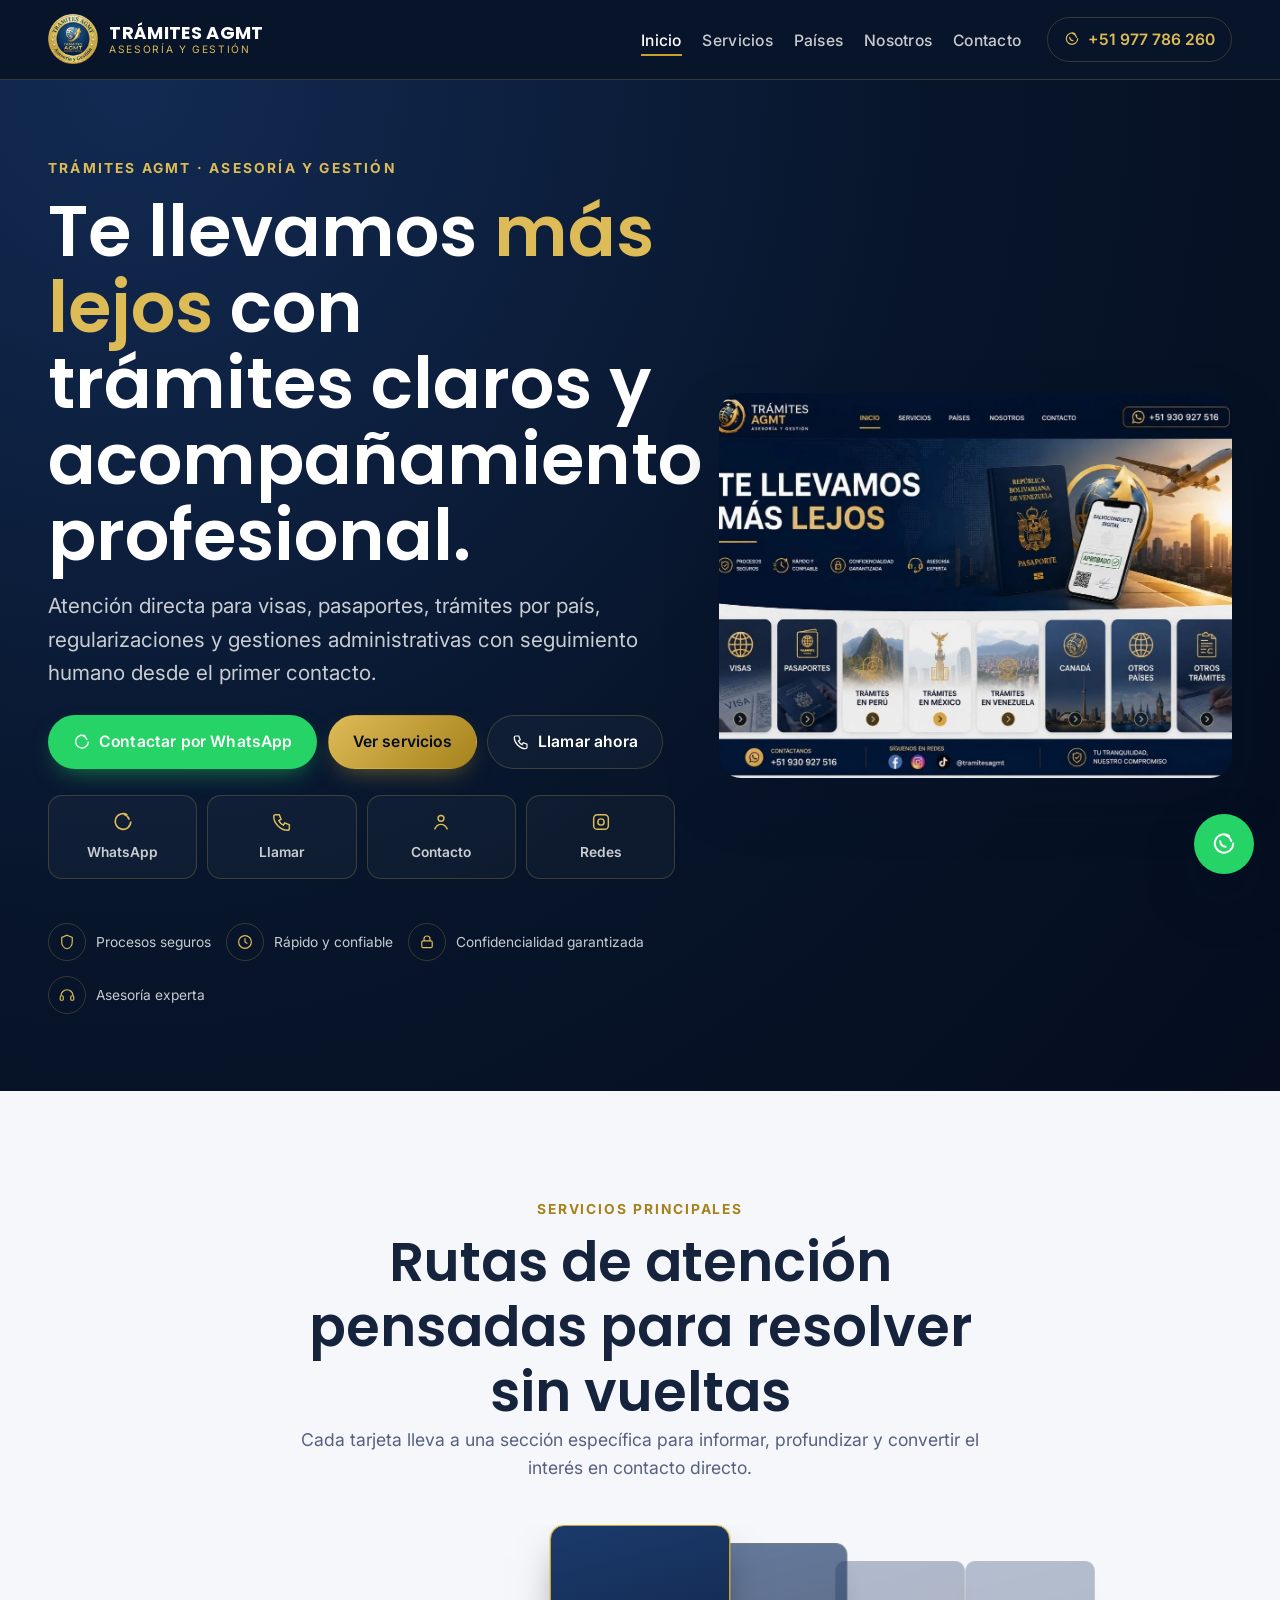
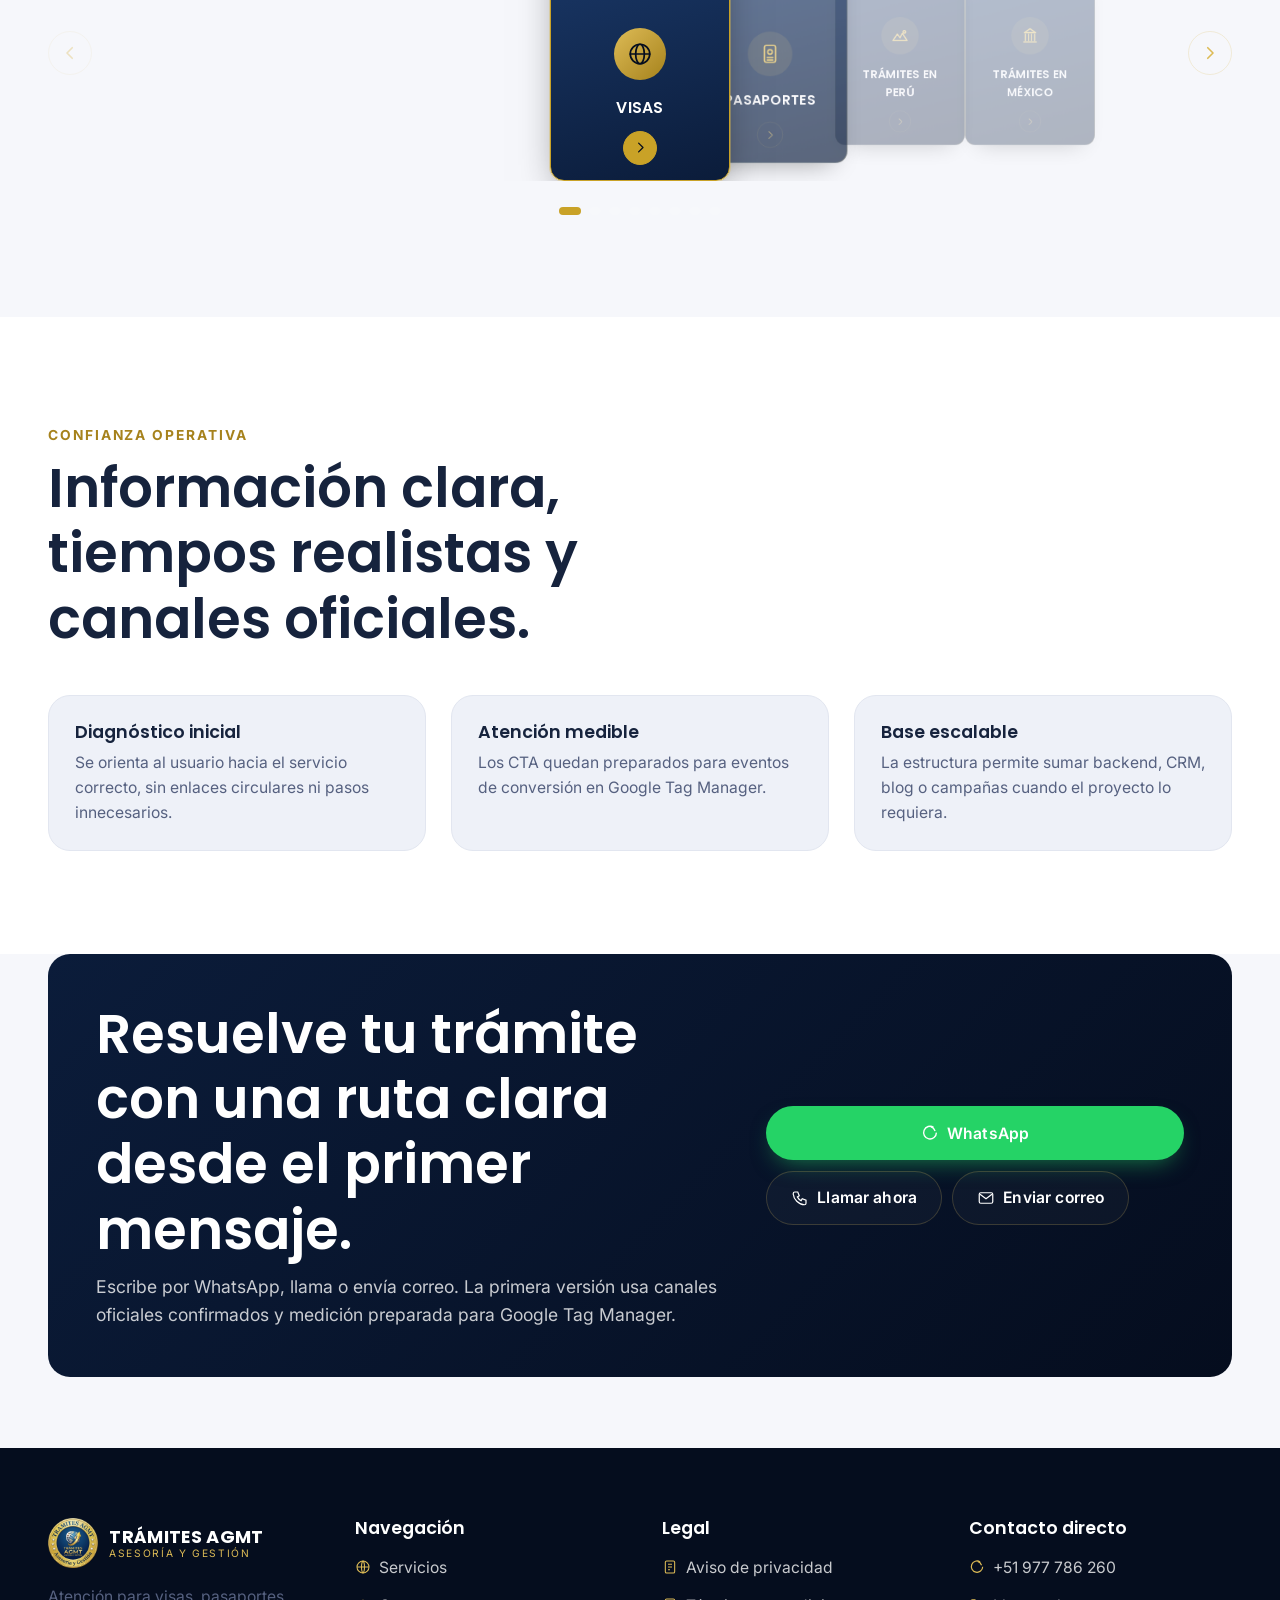
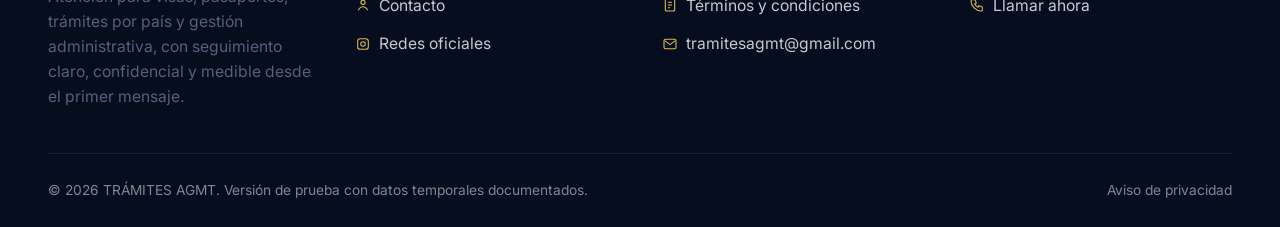
<file: index.html>
<!doctype html>
<html lang="es">
<head>
<meta charset="UTF-8">
<meta name="viewport" content="width=device-width, initial-scale=1">
<title>TRÁMITES AGMT | Asesoría y gestión de visas, pasaportes y trámites internacionales</title>
<meta name="description" content="Atención directa para visas, pasaportes, trámites por país, regularizaciones y gestiones administrativas con seguimiento humano desde el primer contacto.">
<link rel="canonical" href="https://dominio.com/">
<meta name="robots" content="index, follow">

<!-- Open Graph -->
<meta property="og:title" content="TRÁMITES AGMT | Asesoría y gestión profesional">
<meta property="og:description" content="Servicios profesionales de trámites, asesoría y gestión para clientes nacionales e internacionales.">
<meta property="og:type" content="website">
<meta property="og:url" content="https://dominio.com/">
<meta property="og:image" content="https://dominio.com/assets/img/og/home-og.jpg">
<meta property="og:image:alt" content="TRÁMITES AGMT - Servicios profesionales de trámites y gestión">
<meta property="og:locale" content="es_MX">
<meta name="twitter:card" content="summary_large_image">

<!-- PWA / iconos -->
<link rel="icon" href="assets/icons/favicon.ico" sizes="any">
<link rel="icon" href="assets/icons/favicon.svg" type="image/svg+xml">
<link rel="apple-touch-icon" href="assets/icons/apple-touch-icon.png">
<link rel="mask-icon" href="assets/icons/mask-icon.svg" color="#c9a227">
<meta name="msapplication-config" content="browserconfig.xml">
<meta name="msapplication-TileColor" content="#071429">
<link rel="manifest" href="manifest.webmanifest">
<meta name="theme-color" content="#071429">
<meta name="apple-mobile-web-app-capable" content="yes">
<meta name="apple-mobile-web-app-title" content="TRÁMITES AGMT">
<meta name="apple-mobile-web-app-status-bar-style" content="black-translucent">

<!-- Rendimiento -->
<link rel="preconnect" href="https://fonts.googleapis.com">
<link rel="preconnect" href="https://fonts.gstatic.com" crossorigin>
<link rel="dns-prefetch" href="https://www.googletagmanager.com">
<link rel="preload" as="image" href="assets/img/hero/img1_cliente_quiere.webp" fetchpriority="high">
<link rel="stylesheet" href="https://fonts.googleapis.com/css2?family=Poppins:wght@500;600;700&family=Inter:wght@400;500;600&display=swap">

<link rel="stylesheet" href="assets/css/base.css">
<link rel="stylesheet" href="assets/css/layout.css">
<link rel="stylesheet" href="assets/css/components.css">
<link rel="stylesheet" href="assets/css/pages.css">
<link rel="stylesheet" href="assets/css/responsive.css">

<!-- Google Tag Manager -->
<script>
(function(w,d,s,l,i){w[l]=w[l]||[];w[l].push({'gtm.start':
new Date().getTime(),event:'gtm.js'});var f=d.getElementsByTagName(s)[0],
j=d.createElement(s),dl=l!='dataLayer'?'&l='+l:'';j.async=true;j.src=
'https://www.googletagmanager.com/gtm.js?id=GTM-XXXXXXX'+dl;f.parentNode.insertBefore(j,f);
})(window,document,'script','dataLayer','GTM-XXXXXXX');
</script>
<!-- End Google Tag Manager -->

<script type="application/ld+json">
{
  "@context": "https://schema.org",
  "@type": "Organization",
  "name": "TRÁMITES AGMT",
  "url": "https://dominio.com",
  "logo": "https://dominio.com/assets/img/brand/logo-tramitesagmt.png",
  "email": "tramitesagmt@gmail.com",
  "contactPoint": {
    "@type": "ContactPoint",
    "telephone": "+51-977-786-260",
    "contactType": "customer service",
    "areaServed": ["PE", "MX", "VE", "US", "CA"],
    "availableLanguage": ["Spanish"]
  },
  "sameAs": [
    "https://www.facebook.com/tramitesagmt",
    "https://www.instagram.com/tramitesagmt/",
    "https://x.com/tramitesagmt",
    "https://www.tiktok.com/@tramitesagmtl",
    "https://www.youtube.com/@tramitesagmt"
  ]
}
</script>
<script type="application/ld+json">
{
  "@context": "https://schema.org",
  "@type": "WebSite",
  "name": "TRÁMITES AGMT",
  "url": "https://dominio.com/"
}
</script>
</head>
<body>
<!-- Google Tag Manager (noscript) -->
<noscript><iframe src="https://www.googletagmanager.com/ns.html?id=GTM-XXXXXXX"
height="0" width="0" style="display:none;visibility:hidden"></iframe></noscript>
<!-- End Google Tag Manager (noscript) -->

<a class="skip-link" href="#main">Saltar al contenido</a>

<header class="site-header" data-include="header"></header>

<main id="main">

  <section class="hero">
    <div class="container hero__inner">
      <div>
        <p class="hero__eyebrow">Trámites AGMT · Asesoría y gestión</p>
        <h1>Te llevamos <mark>más lejos</mark> con trámites claros y acompañamiento profesional.</h1>
        <p class="hero__lead">Atención directa para visas, pasaportes, trámites por país, regularizaciones y gestiones administrativas con seguimiento humano desde el primer contacto.</p>

        <div class="btn-row">
          <a class="btn btn--whatsapp" href="https://wa.me/51977786260?text=Hola%20TR%C3%81MITES%20AGMT%2C%20quiero%20informaci%C3%B3n%20sobre%20sus%20servicios." target="_blank" rel="noopener noreferrer" data-ga-event="click_main_cta" data-ga-label="hero-whatsapp">
            <svg viewBox="0 0 24 24" fill="none" stroke="currentColor" stroke-width="1.8" aria-hidden="true"><path d="M20.5 11.5a8.5 8.5 0 1 1-3.8-7.1"/><path d="M13 3.6c2.7.9 4.9 3.1 5.8 5.8"/></svg>
            Contactar por WhatsApp
          </a>
          <a class="btn btn--gold" href="servicios.html" data-ga-event="click_main_cta" data-ga-label="hero-servicios">Ver servicios</a>
          <a class="btn btn--outline" href="tel:+51977786260" data-ga-event="click_call" data-ga-label="hero">
            <svg viewBox="0 0 24 24" fill="none" stroke="currentColor" stroke-width="1.6" aria-hidden="true"><path d="M5 4h4l2 5-2.5 1.5a11 11 0 0 0 5 5L15 13l5 2v4a2 2 0 0 1-2 2C10.5 21 3 13.5 3 6a2 2 0 0 1 2-2Z"/></svg>
            Llamar ahora
          </a>
        </div>

        <div class="quick-actions">
          <a class="quick-action" href="https://wa.me/51977786260" target="_blank" rel="noopener noreferrer" data-ga-event="click_whatsapp" data-ga-label="quick-action">
            <svg viewBox="0 0 24 24" fill="none" stroke="currentColor" stroke-width="1.8" aria-hidden="true"><path d="M20.5 11.5a8.5 8.5 0 1 1-3.8-7.1"/><path d="M13 3.6c2.7.9 4.9 3.1 5.8 5.8"/></svg>
            WhatsApp
          </a>
          <a class="quick-action" href="tel:+51977786260" data-ga-event="click_call" data-ga-label="quick-action">
            <svg viewBox="0 0 24 24" fill="none" stroke="currentColor" stroke-width="1.6" aria-hidden="true"><path d="M5 4h4l2 5-2.5 1.5a11 11 0 0 0 5 5L15 13l5 2v4a2 2 0 0 1-2 2C10.5 21 3 13.5 3 6a2 2 0 0 1 2-2Z"/></svg>
            Llamar
          </a>
          <a class="quick-action" href="contacto.html">
            <svg viewBox="0 0 24 24" fill="none" stroke="currentColor" stroke-width="1.6" aria-hidden="true"><circle cx="12" cy="8" r="3.2"/><path d="M5 20c1.6-3.6 4.6-5.4 7-5.4S17.4 16.4 19 20"/></svg>
            Contacto
          </a>
          <a class="quick-action" href="redes.html">
            <svg viewBox="0 0 24 24" fill="none" stroke="currentColor" stroke-width="1.6" aria-hidden="true"><rect x="4" y="4" width="16" height="16" rx="4"/><circle cx="12" cy="12" r="3.4"/></svg>
            Redes
          </a>
        </div>

        <div class="hero__badges">
          <div class="hero-badge"><span class="hero-badge__icon"><svg viewBox="0 0 24 24" fill="none" stroke="currentColor" stroke-width="1.6" aria-hidden="true"><path d="M12 3l7 3v6c0 4.6-3 8.4-7 9-4-.6-7-4.4-7-9V6z"/></svg></span>Procesos seguros</div>
          <div class="hero-badge"><span class="hero-badge__icon"><svg viewBox="0 0 24 24" fill="none" stroke="currentColor" stroke-width="1.6" aria-hidden="true"><circle cx="12" cy="12" r="8.5"/><path d="M12 7v5l3.2 2"/></svg></span>Rápido y confiable</div>
          <div class="hero-badge"><span class="hero-badge__icon"><svg viewBox="0 0 24 24" fill="none" stroke="currentColor" stroke-width="1.6" aria-hidden="true"><rect x="5" y="10.5" width="14" height="9" rx="2"/><path d="M8 10.5V8a4 4 0 0 1 8 0v2.5"/></svg></span>Confidencialidad garantizada</div>
          <div class="hero-badge"><span class="hero-badge__icon"><svg viewBox="0 0 24 24" fill="none" stroke="currentColor" stroke-width="1.6" aria-hidden="true"><path d="M4 13a8 8 0 0 1 16 0"/><rect x="3" y="13" width="4" height="6" rx="1.5"/><rect x="17" y="13" width="4" height="6" rx="1.5"/></svg></span>Asesoría experta</div>
        </div>
      </div>

      <div class="hero__media">
        <img
          src="assets/img/hero/img1_cliente_quiere.webp"
          srcset="assets/img/hero/img1_cliente_quiere-768.webp 768w, assets/img/hero/img1_cliente_quiere.webp 1280w"
          sizes="(max-width: 860px) 90vw, 45vw"
          width="1280" height="853"
          alt="Pasaporte y trámite digital aprobado en teléfono móvil, representando el servicio de gestión de TRÁMITES AGMT"
          fetchpriority="high"
        >
      </div>
    </div>
  </section>

  <section class="section section--services" id="servicios" data-ga-section="servicios-home">
    <div class="container">
      <div class="section-head section-head--center">
        <p class="eyebrow">Servicios principales</p>
        <h2>Rutas de atención pensadas para resolver sin vueltas</h2>
        <p class="text-muted">Cada tarjeta lleva a una sección específica para informar, profundizar y convertir el interés en contacto directo.</p>
      </div>

      <div class="service-carousel" data-service-carousel role="region" aria-roledescription="carrusel" aria-label="Servicios principales">
        <svg class="service-carousel__sprite" aria-hidden="true" focusable="false">
          <symbol id="icon-arrow" viewBox="0 0 24 24"><path fill="none" stroke="currentColor" stroke-width="2" stroke-linecap="round" stroke-linejoin="round" d="M9 5l7 7-7 7"/></symbol>
          <symbol id="icon-chevron" viewBox="0 0 24 24"><path fill="none" stroke="currentColor" stroke-width="2.2" stroke-linecap="round" stroke-linejoin="round" d="M15 5l-7 7 7 7"/></symbol>
        </svg>

        <button type="button" class="service-nav service-nav--prev" data-service-prev aria-label="Servicio anterior">
          <svg aria-hidden="true"><use href="#icon-chevron"/></svg>
        </button>

        <div class="service-carousel__viewport" data-service-viewport tabindex="0" aria-label="Desliza o usa las flechas para navegar entre servicios">
          <ul class="service-carousel__track" data-service-track role="list">

            <li class="service-card" data-service-card role="listitem">
              <a class="service-card__link" href="servicios.html#visas" data-ga-event="click_service_card" data-ga-label="visas">
                <span class="service-card__icon"><svg viewBox="0 0 24 24" fill="none" stroke="currentColor" stroke-width="1.6" stroke-linecap="round" stroke-linejoin="round" aria-hidden="true"><circle cx="12" cy="12" r="9"/><ellipse cx="12" cy="12" rx="4" ry="9"/><path d="M3 12h18"/></svg></span>
                <span class="service-card__title">Visas</span>
                <span class="service-card__cta" aria-hidden="true"><svg><use href="#icon-arrow"/></svg></span>
              </a>
            </li>

            <li class="service-card" data-service-card role="listitem">
              <a class="service-card__link" href="servicios.html#pasaportes" data-ga-event="click_service_card" data-ga-label="pasaportes">
                <span class="service-card__icon"><svg viewBox="0 0 24 24" fill="none" stroke="currentColor" stroke-width="1.6" stroke-linecap="round" stroke-linejoin="round" aria-hidden="true"><rect x="6" y="3" width="12" height="18" rx="2"/><circle cx="12" cy="10" r="2.4"/><path d="M9 16h6"/><path d="M9 18.5h6"/></svg></span>
                <span class="service-card__title">Pasaportes</span>
                <span class="service-card__cta" aria-hidden="true"><svg><use href="#icon-arrow"/></svg></span>
              </a>
            </li>

            <li class="service-card" data-service-card role="listitem">
              <a class="service-card__link" href="servicios.html#tramites-peru" data-ga-event="click_service_card" data-ga-label="tramites-peru">
                <span class="service-card__icon"><svg viewBox="0 0 24 24" fill="none" stroke="currentColor" stroke-width="1.6" stroke-linecap="round" stroke-linejoin="round" aria-hidden="true"><circle cx="17.5" cy="7" r="1.6"/><path d="M3 18l5.5-8 3.5 4.5L15 9l6 9z"/></svg></span>
                <span class="service-card__title">Trámites en Perú</span>
                <span class="service-card__cta" aria-hidden="true"><svg><use href="#icon-arrow"/></svg></span>
              </a>
            </li>

            <li class="service-card" data-service-card role="listitem">
              <a class="service-card__link" href="servicios.html#tramites-mexico" data-ga-event="click_service_card" data-ga-label="tramites-mexico">
                <span class="service-card__icon"><svg viewBox="0 0 24 24" fill="none" stroke="currentColor" stroke-width="1.6" stroke-linecap="round" stroke-linejoin="round" aria-hidden="true"><path d="M12 3l7 5H5z"/><path d="M6 10v8"/><path d="M10 10v8"/><path d="M14 10v8"/><path d="M18 10v8"/><path d="M4 20h16"/></svg></span>
                <span class="service-card__title">Trámites en México</span>
                <span class="service-card__cta" aria-hidden="true"><svg><use href="#icon-arrow"/></svg></span>
              </a>
            </li>

            <li class="service-card" data-service-card role="listitem">
              <a class="service-card__link" href="servicios.html#tramites-venezuela" data-ga-event="click_service_card" data-ga-label="tramites-venezuela">
                <span class="service-card__icon"><svg viewBox="0 0 24 24" fill="none" stroke="currentColor" stroke-width="1.6" stroke-linecap="round" stroke-linejoin="round" aria-hidden="true"><rect x="4" y="10" width="4" height="10"/><rect x="10" y="6" width="4" height="14"/><rect x="16" y="13" width="4" height="7"/><path d="M3 20h18"/></svg></span>
                <span class="service-card__title">Trámites en Venezuela</span>
                <span class="service-card__cta" aria-hidden="true"><svg><use href="#icon-arrow"/></svg></span>
              </a>
            </li>

            <li class="service-card" data-service-card role="listitem">
              <a class="service-card__link" href="servicios.html#canada" data-ga-event="click_service_card" data-ga-label="canada">
                <span class="service-card__icon"><svg viewBox="0 0 24 24" fill="none" stroke="currentColor" stroke-width="1.6" stroke-linejoin="round" stroke-linecap="round" aria-hidden="true"><path d="M12 4c2 2 5 3.4 5 7 0 2-1.2 3.6-3 4.4l1.6 1.6-2.6-.4V20h-2v-3.4l-2.6.4L10 15.4C8.2 14.6 7 13 7 11c0-3.6 3-5 5-7z"/></svg></span>
                <span class="service-card__title">Canadá</span>
                <span class="service-card__cta" aria-hidden="true"><svg><use href="#icon-arrow"/></svg></span>
              </a>
            </li>

            <li class="service-card" data-service-card role="listitem">
              <a class="service-card__link" href="servicios.html#otros-paises" data-ga-event="click_service_card" data-ga-label="otros-paises">
                <span class="service-card__icon"><svg viewBox="0 0 24 24" fill="none" stroke="currentColor" stroke-width="1.6" stroke-linecap="round" stroke-linejoin="round" aria-hidden="true"><circle cx="10" cy="13" r="7"/><path d="M3 13h14"/><path d="M10 6.3c2.2 1.8 2.2 12 0 13.7"/><path d="M15 5h5v5"/><path d="M20 5l-6 6"/></svg></span>
                <span class="service-card__title">Otros países</span>
                <span class="service-card__cta" aria-hidden="true"><svg><use href="#icon-arrow"/></svg></span>
              </a>
            </li>

            <li class="service-card" data-service-card role="listitem">
              <a class="service-card__link" href="servicios.html#otros-tramites" data-ga-event="click_service_card" data-ga-label="otros-tramites">
                <span class="service-card__icon"><svg viewBox="0 0 24 24" fill="none" stroke="currentColor" stroke-width="1.6" stroke-linecap="round" stroke-linejoin="round" aria-hidden="true"><rect x="5" y="4" width="14" height="17" rx="2"/><rect x="9" y="2.5" width="6" height="3" rx="1"/><path d="M8.5 13l2.3 2.3L16 10.5"/></svg></span>
                <span class="service-card__title">Otros trámites</span>
                <span class="service-card__cta" aria-hidden="true"><svg><use href="#icon-arrow"/></svg></span>
              </a>
            </li>

          </ul>
        </div>

        <button type="button" class="service-nav service-nav--next" data-service-next aria-label="Siguiente servicio">
          <svg aria-hidden="true"><use href="#icon-chevron"/></svg>
        </button>
      </div>

      <div class="service-dots" data-service-dots role="group" aria-label="Ir a un servicio específico"></div>
      <p class="sr-only" data-service-status role="status" aria-live="polite"></p>
    </div>
  </section>

  <section class="section section--trust" data-ga-section="confianza">
    <div class="container">
      <div class="section-head">
        <p class="eyebrow">Confianza operativa</p>
        <h2>Información clara, tiempos realistas y canales oficiales.</h2>
      </div>
      <div class="trust-grid">
        <div class="trust-card">
          <h3>Diagnóstico inicial</h3>
          <p>Se orienta al usuario hacia el servicio correcto, sin enlaces circulares ni pasos innecesarios.</p>
        </div>
        <div class="trust-card">
          <h3>Atención medible</h3>
          <p>Los CTA quedan preparados para eventos de conversión en Google Tag Manager.</p>
        </div>
        <div class="trust-card">
          <h3>Base escalable</h3>
          <p>La estructura permite sumar backend, CRM, blog o campañas cuando el proyecto lo requiera.</p>
        </div>
      </div>
    </div>
  </section>

  <div data-include="cta-contact"></div>
  <div style="height:var(--space-xl)"></div>

</main>

<footer class="site-footer" data-include="footer"></footer>
<div data-include="whatsapp-float"></div>

<script src="assets/js/console-flow.js" defer></script>
<script src="assets/js/layout-loader.js" defer></script>
<script src="assets/js/navigation.js" defer></script>
<script src="assets/js/contact.js" defer></script>
<script src="assets/js/analytics-events.js" defer></script>
<script src="assets/js/slider.js" defer></script>
<script src="assets/js/service-carousel.js" defer></script>
<script src="assets/js/main.js" defer></script>
</body>
</html>
</file>
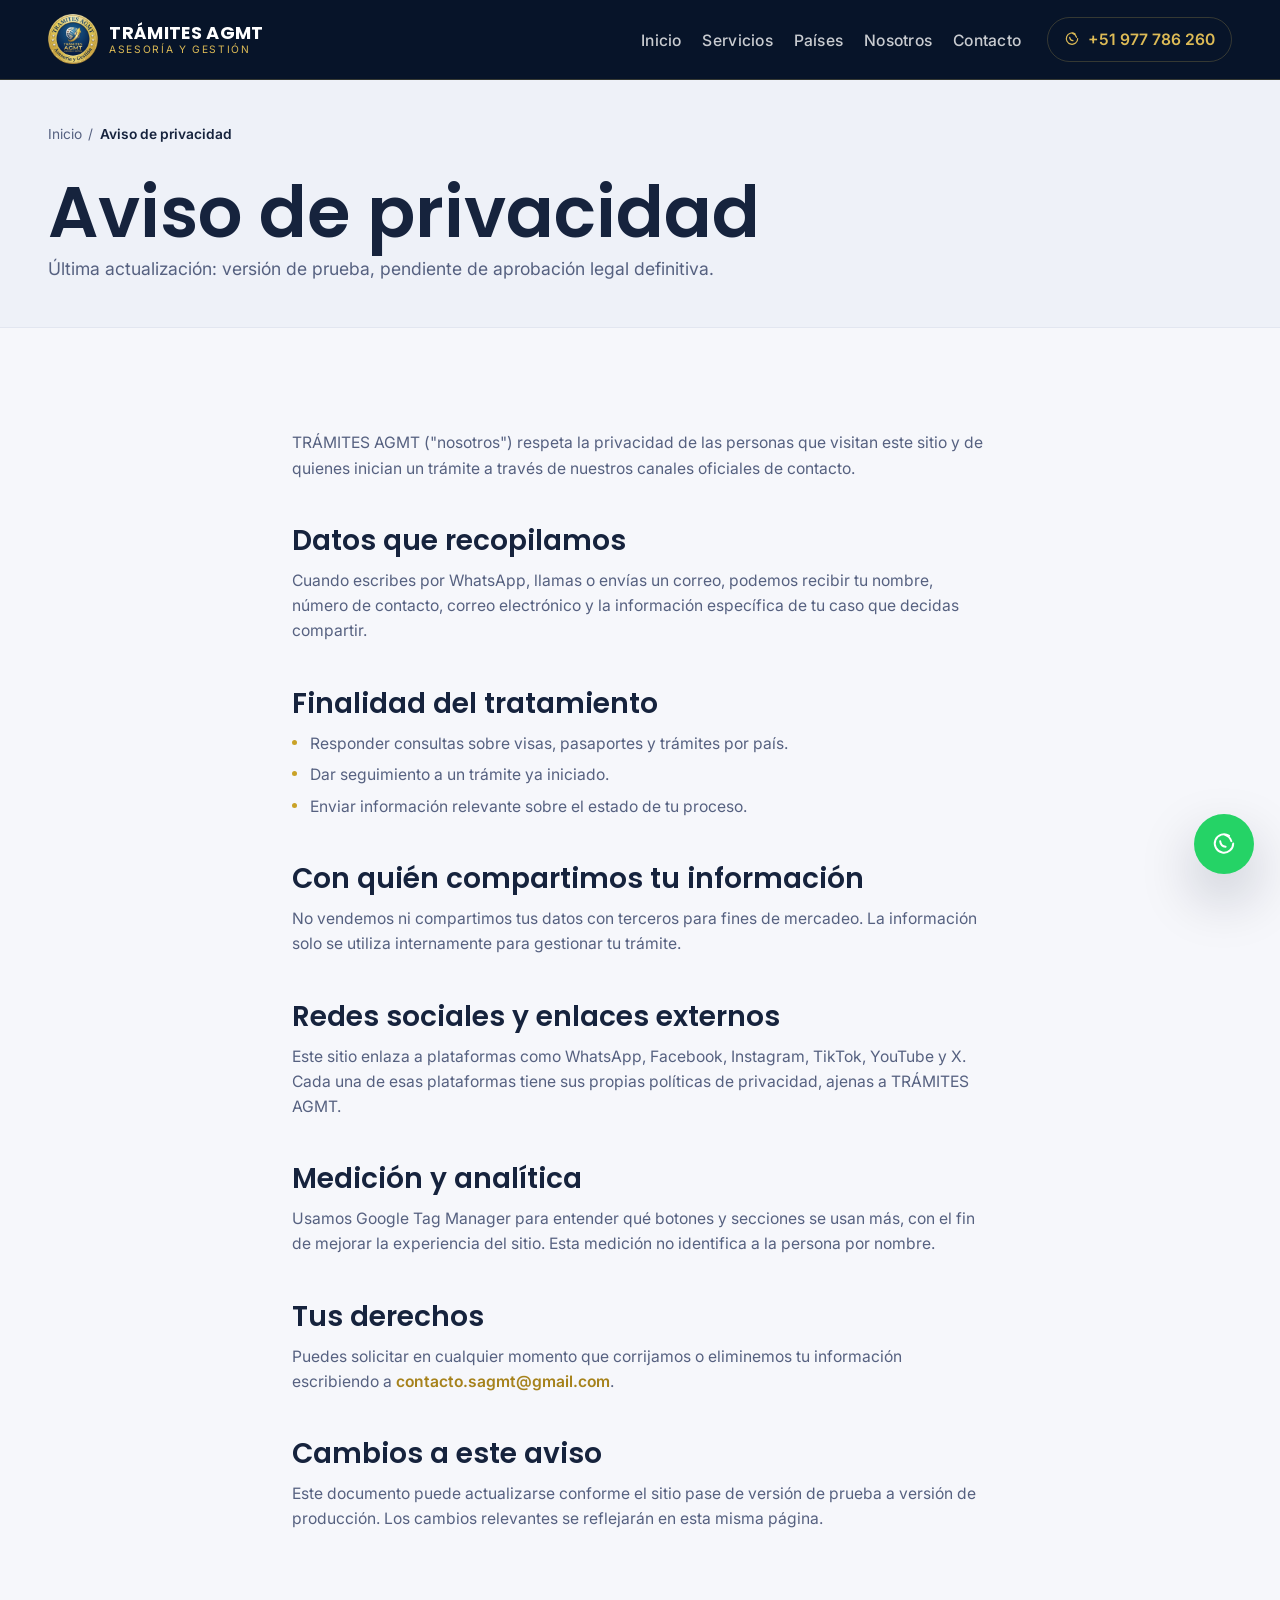
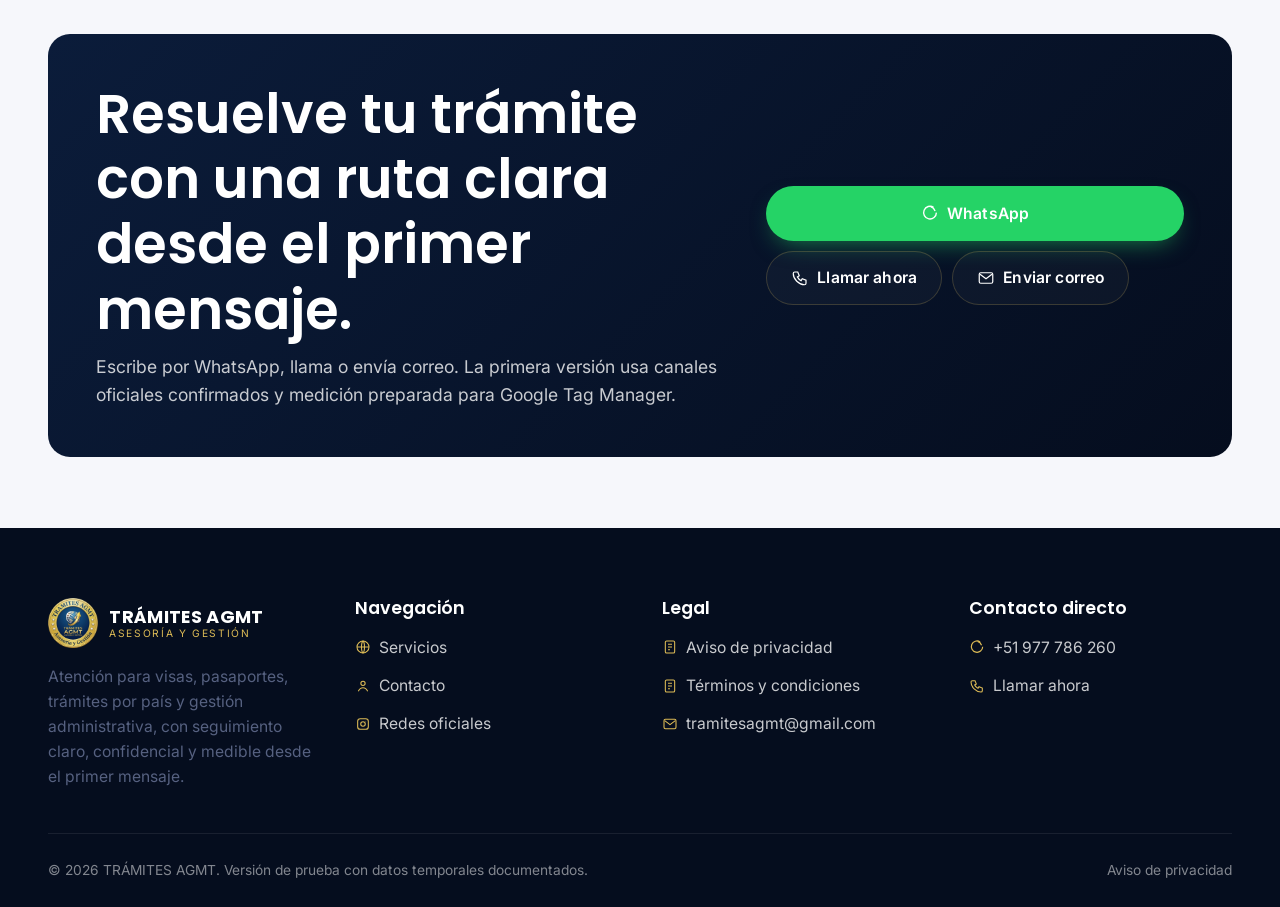
<file: aviso-privacidad.html>
<!doctype html>
<html lang="es">
<head>
<meta charset="UTF-8">
<meta name="viewport" content="width=device-width, initial-scale=1">
<title>Aviso de privacidad | TRÁMITES AGMT</title>
<meta name="description" content="Aviso de privacidad de TRÁMITES AGMT: qué datos se recopilan, con qué fin y cómo se protegen.">
<link rel="canonical" href="https://dominio.com/aviso-privacidad.html">
<meta name="robots" content="index, follow">

<meta property="og:title" content="Aviso de privacidad | TRÁMITES AGMT">
<meta property="og:description" content="Tratamiento de datos personales en TRÁMITES AGMT.">
<meta property="og:type" content="website">
<meta property="og:url" content="https://dominio.com/aviso-privacidad.html">
<meta property="og:image" content="https://dominio.com/assets/img/og/home-og.jpg">
<meta name="twitter:card" content="summary_large_image">

<link rel="icon" href="assets/icons/favicon.ico" sizes="any">
<link rel="icon" href="assets/icons/favicon.svg" type="image/svg+xml">
<link rel="apple-touch-icon" href="assets/icons/apple-touch-icon.png">
<link rel="mask-icon" href="assets/icons/mask-icon.svg" color="#c9a227">
<meta name="msapplication-config" content="browserconfig.xml">
<meta name="msapplication-TileColor" content="#071429">
<link rel="manifest" href="manifest.webmanifest">
<meta name="theme-color" content="#071429">

<link rel="preconnect" href="https://fonts.googleapis.com">
<link rel="preconnect" href="https://fonts.gstatic.com" crossorigin>
<link rel="stylesheet" href="https://fonts.googleapis.com/css2?family=Poppins:wght@500;600;700&family=Inter:wght@400;500;600&display=swap">

<link rel="stylesheet" href="assets/css/base.css">
<link rel="stylesheet" href="assets/css/layout.css">
<link rel="stylesheet" href="assets/css/components.css">
<link rel="stylesheet" href="assets/css/pages.css">
<link rel="stylesheet" href="assets/css/responsive.css">

<script>
(function(w,d,s,l,i){w[l]=w[l]||[];w[l].push({'gtm.start':
new Date().getTime(),event:'gtm.js'});var f=d.getElementsByTagName(s)[0],
j=d.createElement(s),dl=l!='dataLayer'?'&l='+l:'';j.async=true;j.src=
'https://www.googletagmanager.com/gtm.js?id=GTM-XXXXXXX'+dl;f.parentNode.insertBefore(j,f);
})(window,document,'script','dataLayer','GTM-XXXXXXX');
</script>

<script type="application/ld+json">
{
  "@context": "https://schema.org",
  "@type": "WebPage",
  "name": "Aviso de privacidad",
  "url": "https://dominio.com/aviso-privacidad.html",
  "isPartOf": { "@type": "WebSite", "name": "TRÁMITES AGMT", "url": "https://dominio.com/" }
}
</script>
</head>
<body>
<noscript><iframe src="https://www.googletagmanager.com/ns.html?id=GTM-XXXXXXX"
height="0" width="0" style="display:none;visibility:hidden"></iframe></noscript>

<a class="skip-link" href="#main">Saltar al contenido</a>
<header class="site-header" data-include="header"></header>

<main id="main">
  <section class="legal-hero">
    <div class="container">
      <nav class="breadcrumbs" aria-label="Ruta de navegación">
        <a href="index.html">Inicio</a><span aria-hidden="true">/</span><span aria-current="page">Aviso de privacidad</span>
      </nav>
      <h1>Aviso de privacidad</h1>
      <p class="text-muted">Última actualización: versión de prueba, pendiente de aprobación legal definitiva.</p>
    </div>
  </section>

  <section class="section">
    <div class="container legal-content">
      <p>TRÁMITES AGMT ("nosotros") respeta la privacidad de las personas que visitan este sitio y de quienes inician un trámite a través de nuestros canales oficiales de contacto.</p>

      <h2>Datos que recopilamos</h2>
      <p>Cuando escribes por WhatsApp, llamas o envías un correo, podemos recibir tu nombre, número de contacto, correo electrónico y la información específica de tu caso que decidas compartir.</p>

      <h2>Finalidad del tratamiento</h2>
      <ul>
        <li>Responder consultas sobre visas, pasaportes y trámites por país.</li>
        <li>Dar seguimiento a un trámite ya iniciado.</li>
        <li>Enviar información relevante sobre el estado de tu proceso.</li>
      </ul>

      <h2>Con quién compartimos tu información</h2>
      <p>No vendemos ni compartimos tus datos con terceros para fines de mercadeo. La información solo se utiliza internamente para gestionar tu trámite.</p>

      <h2>Redes sociales y enlaces externos</h2>
      <p>Este sitio enlaza a plataformas como WhatsApp, Facebook, Instagram, TikTok, YouTube y X. Cada una de esas plataformas tiene sus propias políticas de privacidad, ajenas a TRÁMITES AGMT.</p>

      <h2>Medición y analítica</h2>
      <p>Usamos Google Tag Manager para entender qué botones y secciones se usan más, con el fin de mejorar la experiencia del sitio. Esta medición no identifica a la persona por nombre.</p>

      <h2>Tus derechos</h2>
      <p>Puedes solicitar en cualquier momento que corrijamos o eliminemos tu información escribiendo a <a href="mailto:contacto.sagmt@gmail.com" style="color:var(--gold-600);font-weight:600">contacto.sagmt@gmail.com</a>.</p>

      <h2>Cambios a este aviso</h2>
      <p>Este documento puede actualizarse conforme el sitio pase de versión de prueba a versión de producción. Los cambios relevantes se reflejarán en esta misma página.</p>
    </div>
  </section>

  <div data-include="cta-contact"></div>
  <div style="height:var(--space-xl)"></div>
</main>

<footer class="site-footer" data-include="footer"></footer>
<div data-include="whatsapp-float"></div>

<script src="assets/js/console-flow.js" defer></script>
<script src="assets/js/layout-loader.js" defer></script>
<script src="assets/js/navigation.js" defer></script>
<script src="assets/js/contact.js" defer></script>
<script src="assets/js/analytics-events.js" defer></script>
<script src="assets/js/main.js" defer></script>
</body>
</html>
</file>
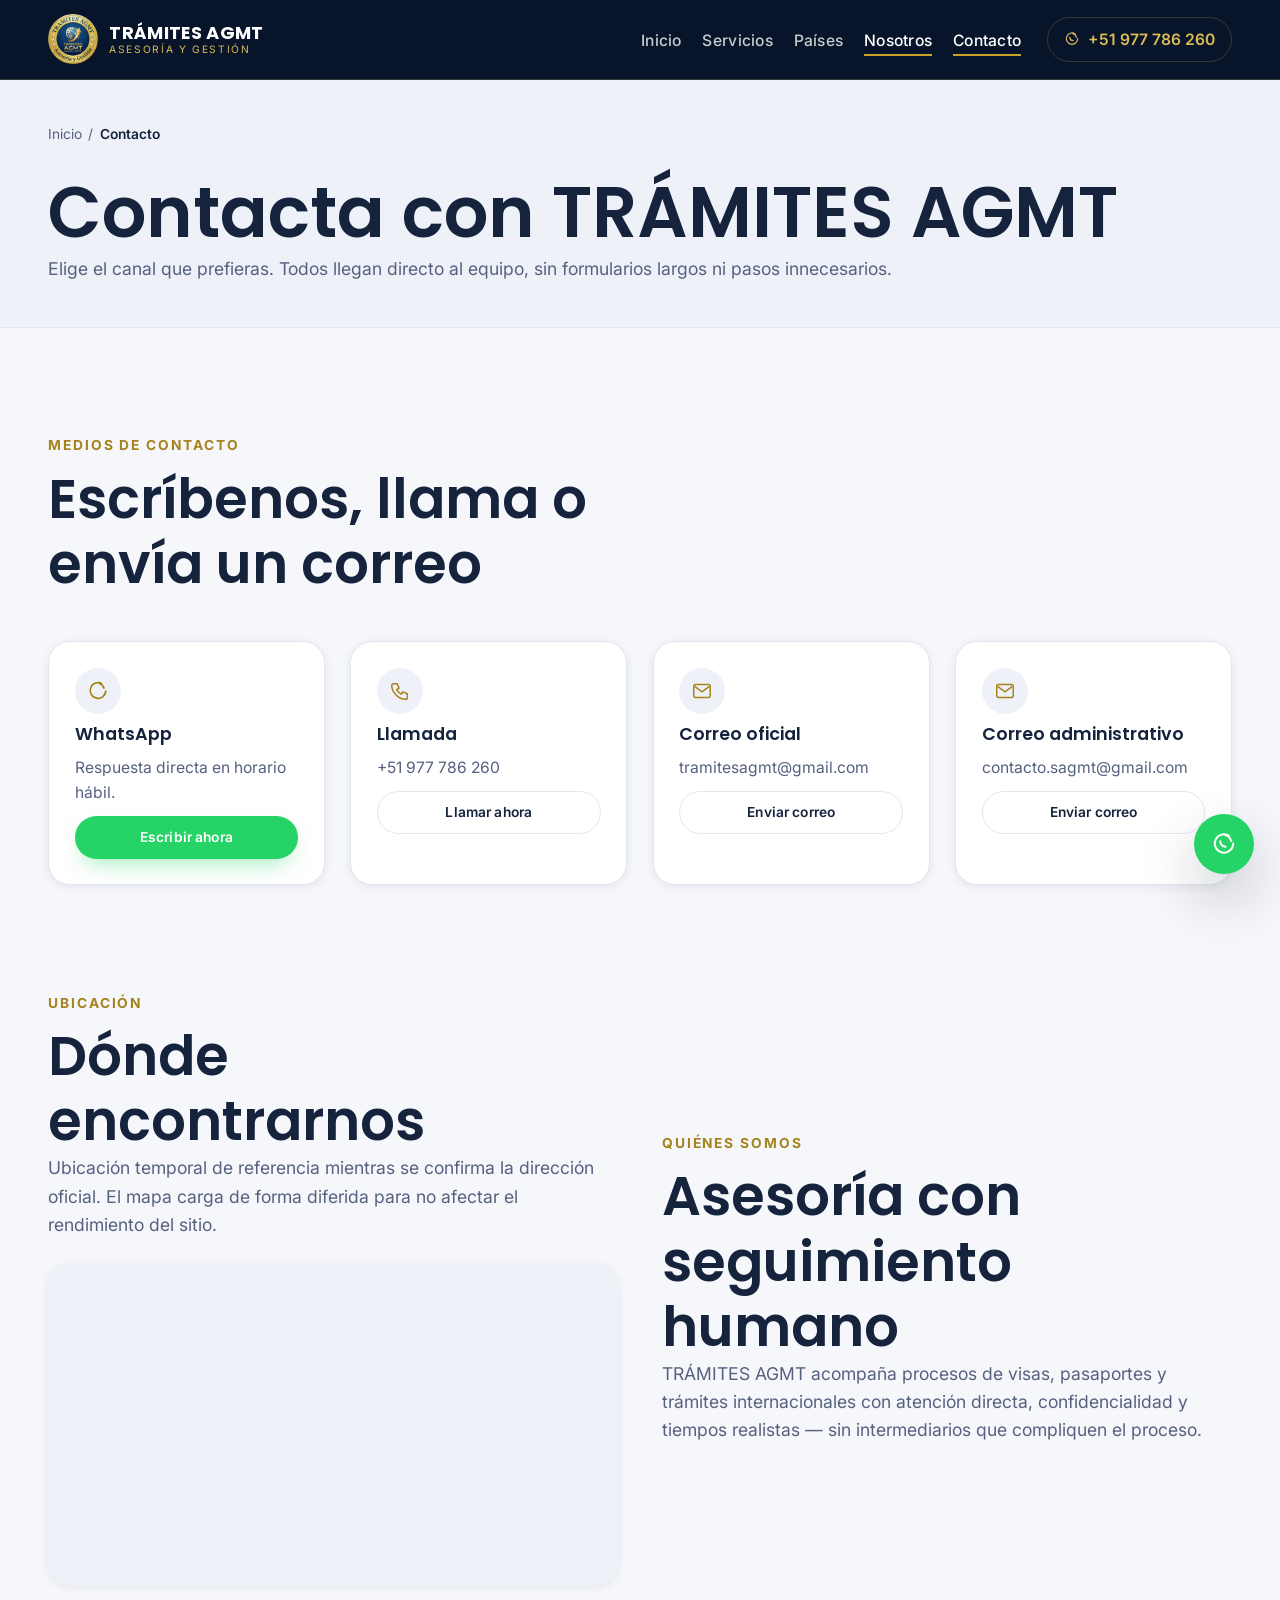
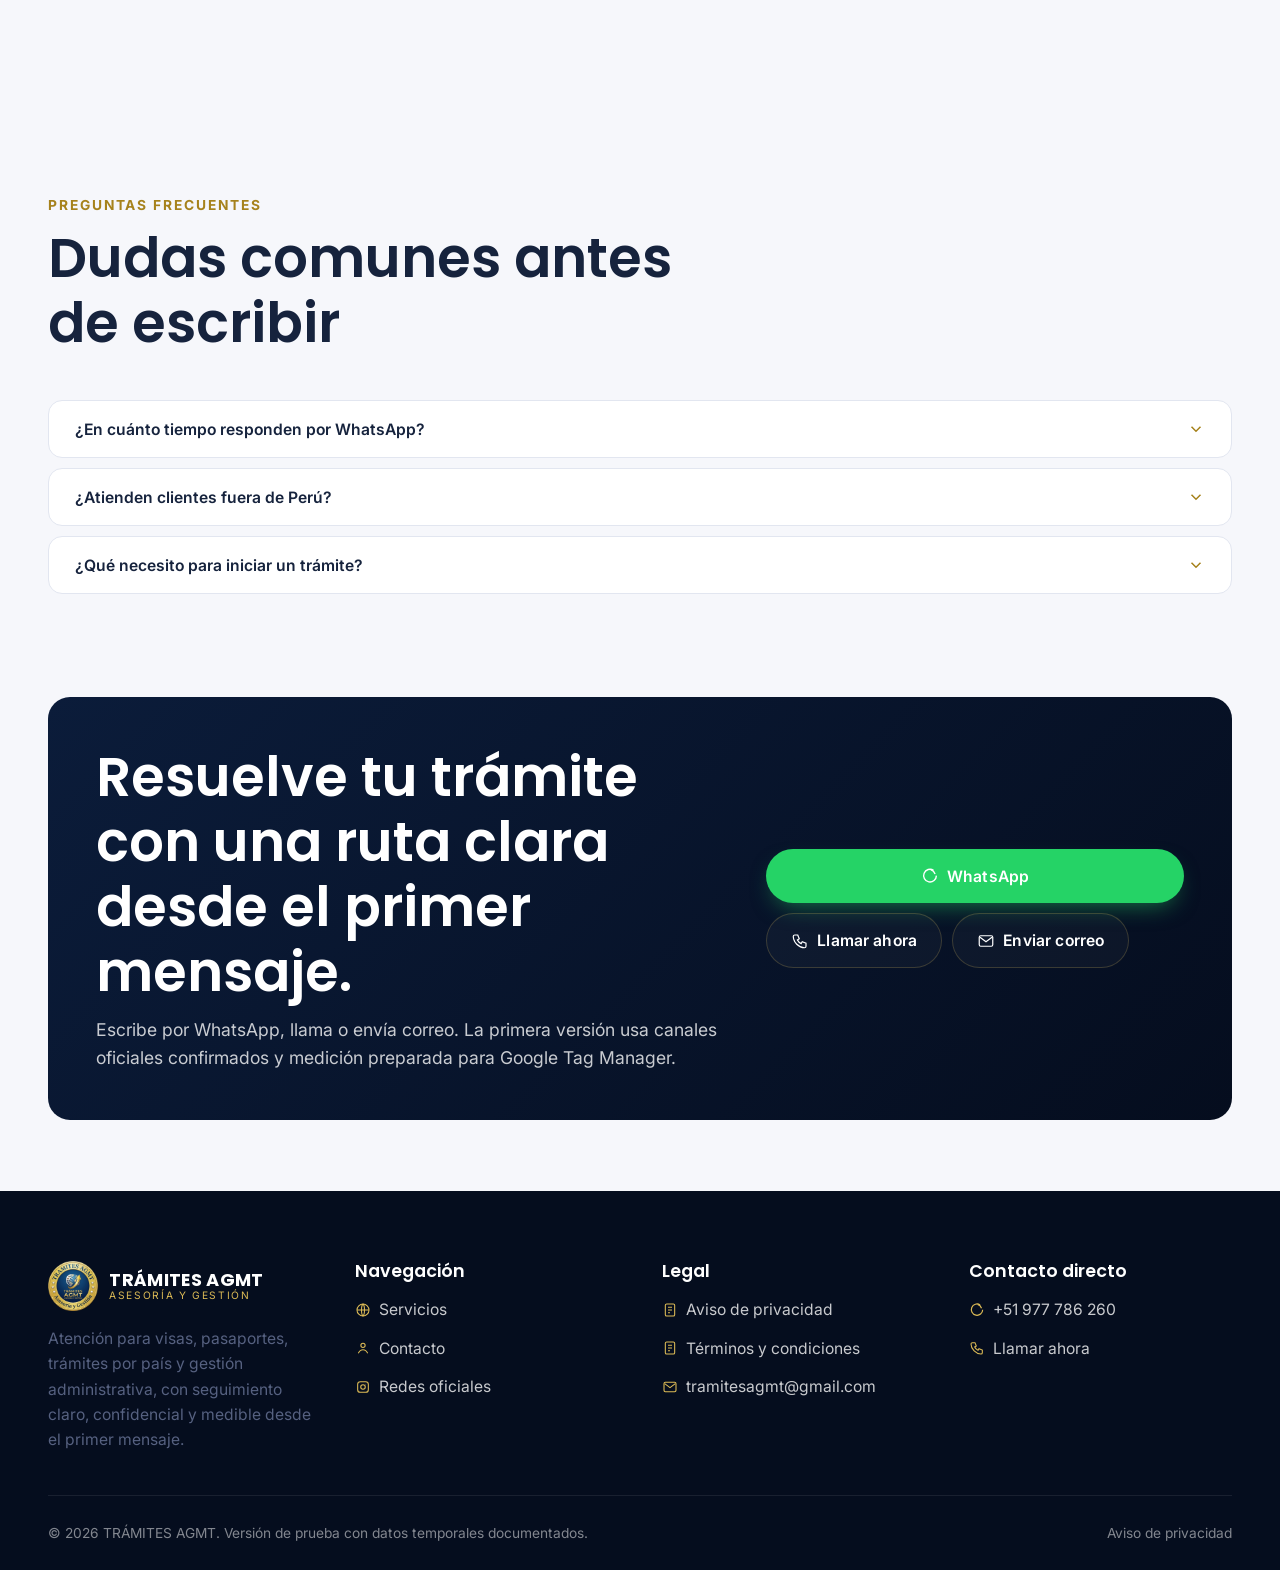
<file: contacto.html>
<!doctype html>
<html lang="es">
<head>
<meta charset="UTF-8">
<meta name="viewport" content="width=device-width, initial-scale=1">
<title>Contacta con TRÁMITES AGMT</title>
<meta name="description" content="Escribe por WhatsApp, llama o envía correo a TRÁMITES AGMT. Ubicación, preguntas frecuentes y quiénes somos.">
<link rel="canonical" href="https://dominio.com/contacto.html">
<meta name="robots" content="index, follow">

<meta property="og:title" content="Contacta con TRÁMITES AGMT">
<meta property="og:description" content="Escribe por WhatsApp, llama o envía correo. Canales oficiales confirmados.">
<meta property="og:type" content="website">
<meta property="og:url" content="https://dominio.com/contacto.html">
<meta property="og:image" content="https://dominio.com/assets/img/og/home-og.jpg">
<meta name="twitter:card" content="summary_large_image">

<link rel="icon" href="assets/icons/favicon.ico" sizes="any">
<link rel="icon" href="assets/icons/favicon.svg" type="image/svg+xml">
<link rel="apple-touch-icon" href="assets/icons/apple-touch-icon.png">
<link rel="mask-icon" href="assets/icons/mask-icon.svg" color="#c9a227">
<meta name="msapplication-config" content="browserconfig.xml">
<meta name="msapplication-TileColor" content="#071429">
<link rel="manifest" href="manifest.webmanifest">
<meta name="theme-color" content="#071429">

<link rel="preconnect" href="https://fonts.googleapis.com">
<link rel="preconnect" href="https://fonts.gstatic.com" crossorigin>
<link rel="dns-prefetch" href="https://www.googletagmanager.com">
<link rel="stylesheet" href="https://fonts.googleapis.com/css2?family=Poppins:wght@500;600;700&family=Inter:wght@400;500;600&display=swap">

<link rel="stylesheet" href="assets/css/base.css">
<link rel="stylesheet" href="assets/css/layout.css">
<link rel="stylesheet" href="assets/css/components.css">
<link rel="stylesheet" href="assets/css/pages.css">
<link rel="stylesheet" href="assets/css/responsive.css">

<script>
(function(w,d,s,l,i){w[l]=w[l]||[];w[l].push({'gtm.start':
new Date().getTime(),event:'gtm.js'});var f=d.getElementsByTagName(s)[0],
j=d.createElement(s),dl=l!='dataLayer'?'&l='+l:'';j.async=true;j.src=
'https://www.googletagmanager.com/gtm.js?id=GTM-XXXXXXX'+dl;f.parentNode.insertBefore(j,f);
})(window,document,'script','dataLayer','GTM-XXXXXXX');
</script>

<script type="application/ld+json">
{
  "@context": "https://schema.org",
  "@type": "FAQPage",
  "mainEntity": [
    {
      "@type": "Question",
      "name": "¿En cuánto tiempo responden por WhatsApp?",
      "acceptedAnswer": { "@type": "Answer", "text": "El equipo responde en horario hábil el mismo día; para casos urgentes recomendamos llamar directamente." }
    },
    {
      "@type": "Question",
      "name": "¿Atienden clientes fuera de Perú?",
      "acceptedAnswer": { "@type": "Answer", "text": "Sí, se atiende de forma remota a clientes en México, Venezuela, Estados Unidos y Canadá, además de Perú." }
    },
    {
      "@type": "Question",
      "name": "¿Qué necesito para iniciar un trámite?",
      "acceptedAnswer": { "@type": "Answer", "text": "Basta con escribir por WhatsApp contando tu caso; el equipo hace un diagnóstico inicial y te indica los siguientes pasos." }
    }
  ]
}
</script>
<script type="application/ld+json">
{
  "@context": "https://schema.org",
  "@type": "BreadcrumbList",
  "itemListElement": [
    { "@type": "ListItem", "position": 1, "name": "Inicio", "item": "https://dominio.com/" },
    { "@type": "ListItem", "position": 2, "name": "Contacto", "item": "https://dominio.com/contacto.html" }
  ]
}
</script>
</head>
<body>
<noscript><iframe src="https://www.googletagmanager.com/ns.html?id=GTM-XXXXXXX"
height="0" width="0" style="display:none;visibility:hidden"></iframe></noscript>

<a class="skip-link" href="#main">Saltar al contenido</a>
<header class="site-header" data-include="header"></header>

<main id="main">
  <section class="legal-hero">
    <div class="container">
      <nav class="breadcrumbs" aria-label="Ruta de navegación">
        <a href="index.html">Inicio</a><span aria-hidden="true">/</span><span aria-current="page">Contacto</span>
      </nav>
      <h1>Contacta con TRÁMITES AGMT</h1>
      <p class="text-muted">Elige el canal que prefieras. Todos llegan directo al equipo, sin formularios largos ni pasos innecesarios.</p>
    </div>
  </section>

  <section class="section">
    <div class="container">
      <div class="section-head">
        <p class="eyebrow">Medios de contacto</p>
        <h2>Escríbenos, llama o envía un correo</h2>
      </div>

      <div class="contact-grid-wrap">
        <div class="contact-grid">
          <div class="contact-card">
            <span class="contact-card__icon"><svg viewBox="0 0 24 24" fill="none" stroke="currentColor" stroke-width="1.8" aria-hidden="true"><path d="M20.5 11.5a8.5 8.5 0 1 1-3.8-7.1"/><path d="M13 3.6c2.7.9 4.9 3.1 5.8 5.8"/></svg></span>
            <h3>WhatsApp</h3>
            <p class="text-muted" style="font-size:var(--fs-sm)">Respuesta directa en horario hábil.</p>
            <a class="btn btn--whatsapp btn--sm" href="https://wa.me/51977786260?text=Hola%20TR%C3%81MITES%20AGMT%2C%20quiero%20informaci%C3%B3n%20sobre%20sus%20servicios." target="_blank" rel="noopener noreferrer" data-ga-event="click_whatsapp" data-ga-label="contacto-page">Escribir ahora</a>
          </div>

          <div class="contact-card">
            <span class="contact-card__icon"><svg viewBox="0 0 24 24" fill="none" stroke="currentColor" stroke-width="1.6" aria-hidden="true"><path d="M5 4h4l2 5-2.5 1.5a11 11 0 0 0 5 5L15 13l5 2v4a2 2 0 0 1-2 2C10.5 21 3 13.5 3 6a2 2 0 0 1 2-2Z"/></svg></span>
            <h3>Llamada</h3>
            <p class="text-muted" style="font-size:var(--fs-sm)" data-copy="+51 977 786 260">+51 977 786 260</p>
            <a class="btn btn--outline-dark btn--sm" href="tel:+51977786260" data-ga-event="click_call" data-ga-label="contacto-page">Llamar ahora</a>
          </div>

          <div class="contact-card">
            <span class="contact-card__icon"><svg viewBox="0 0 24 24" fill="none" stroke="currentColor" stroke-width="1.6" aria-hidden="true"><rect x="3" y="5" width="18" height="14" rx="2"/><path d="m4 7 8 6 8-6"/></svg></span>
            <h3>Correo oficial</h3>
            <p class="text-muted" style="font-size:var(--fs-sm)" data-copy="tramitesagmt@gmail.com">tramitesagmt@gmail.com</p>
            <a class="btn btn--outline-dark btn--sm" href="mailto:tramitesagmt@gmail.com" data-ga-event="click_email" data-ga-label="contacto-page-oficial">Enviar correo</a>
          </div>

          <div class="contact-card">
            <span class="contact-card__icon"><svg viewBox="0 0 24 24" fill="none" stroke="currentColor" stroke-width="1.6" aria-hidden="true"><rect x="3" y="5" width="18" height="14" rx="2"/><path d="m4 7 8 6 8-6"/></svg></span>
            <h3>Correo administrativo</h3>
            <p class="text-muted" style="font-size:var(--fs-sm)" data-copy="contacto.sagmt@gmail.com">contacto.sagmt@gmail.com</p>
            <a class="btn btn--outline-dark btn--sm" href="mailto:contacto.sagmt@gmail.com" data-ga-event="click_email" data-ga-label="contacto-page-admin">Enviar correo</a>
          </div>
        </div>
      </div>
    </div>
  </section>

  <section class="section" style="padding-top:0">
    <div class="container about-block">
      <div>
        <p class="eyebrow">Ubicación</p>
        <h2>Dónde encontrarnos</h2>
        <p class="text-muted">Ubicación temporal de referencia mientras se confirma la dirección oficial. El mapa carga de forma diferida para no afectar el rendimiento del sitio.</p>
        <div class="contact-map" style="margin-top:var(--space-md)" data-ga-section="mapa">
          <iframe
            title="Ubicación de referencia (temporal)"
            src="https://www.google.com/maps?q=M%C3%A9xico&output=embed"
            loading="lazy"
            referrerpolicy="no-referrer-when-downgrade"
            data-ga-event="click_map"
          ></iframe>
        </div>
      </div>
      <div>
        <p class="eyebrow">Quiénes somos</p>
        <h2 id="about-title">Asesoría con seguimiento humano</h2>
        <p class="text-muted">TRÁMITES AGMT acompaña procesos de visas, pasaportes y trámites internacionales con atención directa, confidencialidad y tiempos realistas — sin intermediarios que compliquen el proceso.</p>
      </div>
    </div>
  </section>

  <section class="section">
    <div class="container">
      <div class="section-head">
        <p class="eyebrow">Preguntas frecuentes</p>
        <h2>Dudas comunes antes de escribir</h2>
      </div>
      <div class="faq-list">
        <details class="faq-item">
          <summary class="faq-item__q">
            ¿En cuánto tiempo responden por WhatsApp?
            <svg viewBox="0 0 24 24" fill="none" stroke="currentColor" stroke-width="2" aria-hidden="true"><path d="M6 9l6 6 6-6"/></svg>
          </summary>
          <p class="faq-item__a">El equipo responde en horario hábil el mismo día; para casos urgentes recomendamos llamar directamente.</p>
        </details>
        <details class="faq-item">
          <summary class="faq-item__q">
            ¿Atienden clientes fuera de Perú?
            <svg viewBox="0 0 24 24" fill="none" stroke="currentColor" stroke-width="2" aria-hidden="true"><path d="M6 9l6 6 6-6"/></svg>
          </summary>
          <p class="faq-item__a">Sí, se atiende de forma remota a clientes en México, Venezuela, Estados Unidos y Canadá, además de Perú.</p>
        </details>
        <details class="faq-item">
          <summary class="faq-item__q">
            ¿Qué necesito para iniciar un trámite?
            <svg viewBox="0 0 24 24" fill="none" stroke="currentColor" stroke-width="2" aria-hidden="true"><path d="M6 9l6 6 6-6"/></svg>
          </summary>
          <p class="faq-item__a">Basta con escribir por WhatsApp contando tu caso; el equipo hace un diagnóstico inicial y te indica los siguientes pasos.</p>
        </details>
      </div>
    </div>
  </section>

  <div data-include="cta-contact"></div>
  <div style="height:var(--space-xl)"></div>
</main>

<footer class="site-footer" data-include="footer"></footer>
<div data-include="whatsapp-float"></div>

<script src="assets/js/console-flow.js" defer></script>
<script src="assets/js/layout-loader.js" defer></script>
<script src="assets/js/navigation.js" defer></script>
<script src="assets/js/contact.js" defer></script>
<script src="assets/js/analytics-events.js" defer></script>
<script src="assets/js/main.js" defer></script>
</body>
</html>
</file>
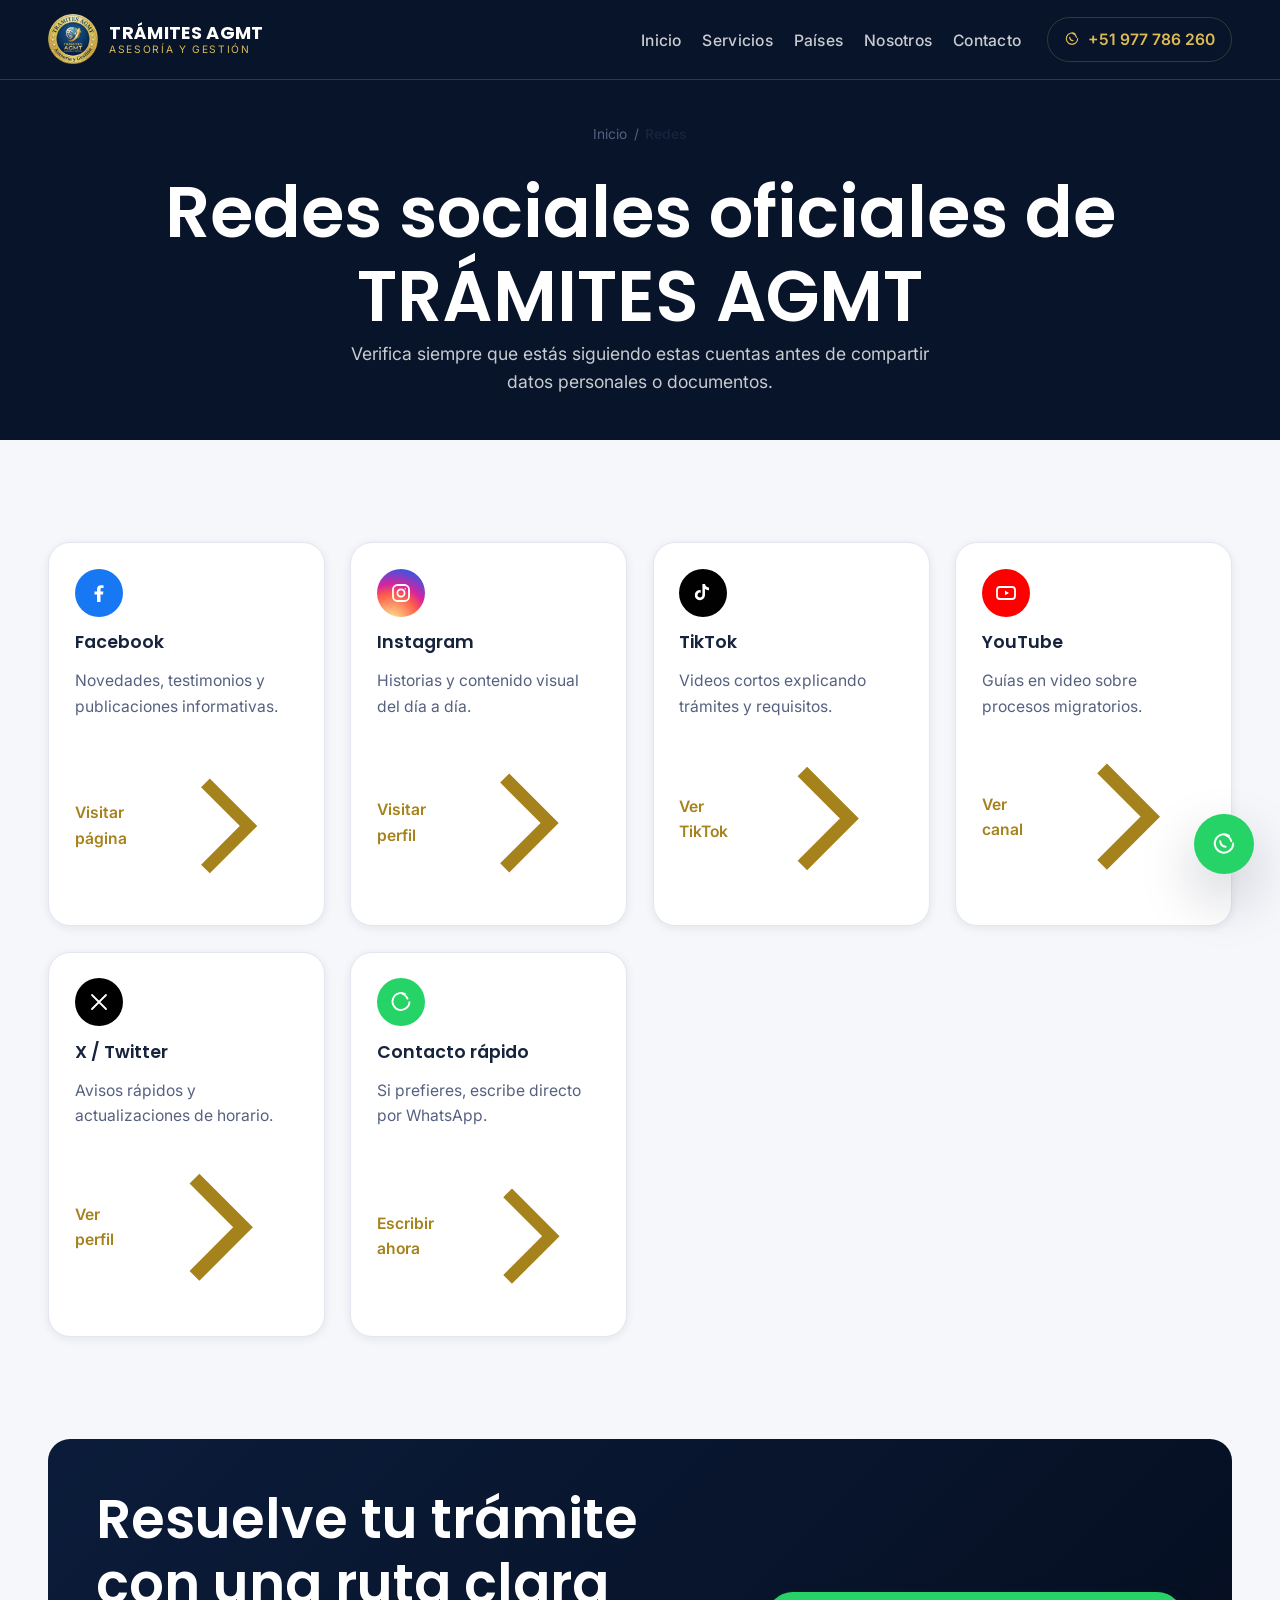
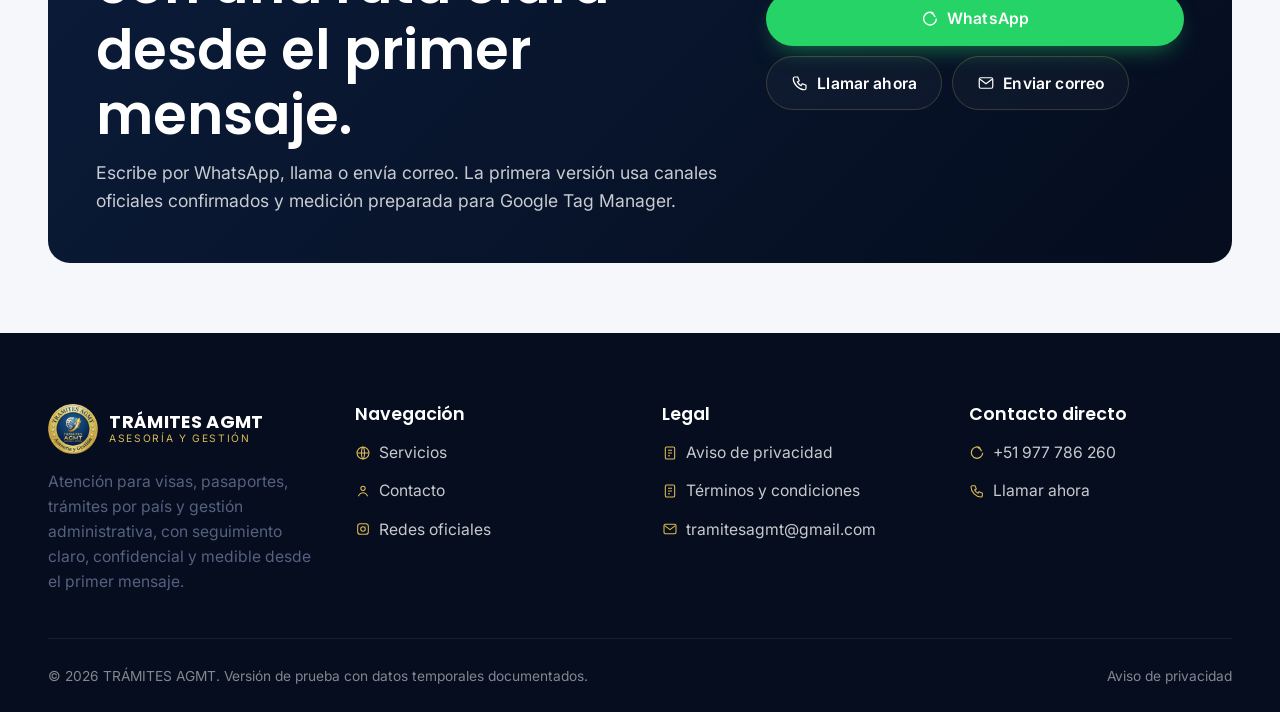
<file: redes.html>
<!doctype html>
<html lang="es">
<head>
<meta charset="UTF-8">
<meta name="viewport" content="width=device-width, initial-scale=1">
<title>Redes sociales oficiales de TRÁMITES AGMT</title>
<meta name="description" content="Canales oficiales de TRÁMITES AGMT en Facebook, Instagram, TikTok, YouTube y X. Verifica siempre estas cuentas antes de compartir información.">
<link rel="canonical" href="https://dominio.com/redes.html">
<meta name="robots" content="index, follow">

<meta property="og:title" content="Redes sociales oficiales de TRÁMITES AGMT">
<meta property="og:description" content="Canales oficiales verificados de TRÁMITES AGMT.">
<meta property="og:type" content="website">
<meta property="og:url" content="https://dominio.com/redes.html">
<meta property="og:image" content="https://dominio.com/assets/img/og/home-og.jpg">
<meta name="twitter:card" content="summary_large_image">

<link rel="icon" href="assets/icons/favicon.ico" sizes="any">
<link rel="icon" href="assets/icons/favicon.svg" type="image/svg+xml">
<link rel="apple-touch-icon" href="assets/icons/apple-touch-icon.png">
<link rel="mask-icon" href="assets/icons/mask-icon.svg" color="#c9a227">
<meta name="msapplication-config" content="browserconfig.xml">
<meta name="msapplication-TileColor" content="#071429">
<link rel="manifest" href="manifest.webmanifest">
<meta name="theme-color" content="#071429">

<link rel="preconnect" href="https://fonts.googleapis.com">
<link rel="preconnect" href="https://fonts.gstatic.com" crossorigin>
<link rel="dns-prefetch" href="https://www.googletagmanager.com">
<link rel="stylesheet" href="https://fonts.googleapis.com/css2?family=Poppins:wght@500;600;700&family=Inter:wght@400;500;600&display=swap">

<link rel="stylesheet" href="assets/css/base.css">
<link rel="stylesheet" href="assets/css/layout.css">
<link rel="stylesheet" href="assets/css/components.css">
<link rel="stylesheet" href="assets/css/pages.css">
<link rel="stylesheet" href="assets/css/responsive.css">

<script>
(function(w,d,s,l,i){w[l]=w[l]||[];w[l].push({'gtm.start':
new Date().getTime(),event:'gtm.js'});var f=d.getElementsByTagName(s)[0],
j=d.createElement(s),dl=l!='dataLayer'?'&l='+l:'';j.async=true;j.src=
'https://www.googletagmanager.com/gtm.js?id=GTM-XXXXXXX'+dl;f.parentNode.insertBefore(j,f);
})(window,document,'script','dataLayer','GTM-XXXXXXX');
</script>

<script type="application/ld+json">
{
  "@context": "https://schema.org",
  "@type": "BreadcrumbList",
  "itemListElement": [
    { "@type": "ListItem", "position": 1, "name": "Inicio", "item": "https://dominio.com/" },
    { "@type": "ListItem", "position": 2, "name": "Redes", "item": "https://dominio.com/redes.html" }
  ]
}
</script>
</head>
<body>
<noscript><iframe src="https://www.googletagmanager.com/ns.html?id=GTM-XXXXXXX"
height="0" width="0" style="display:none;visibility:hidden"></iframe></noscript>

<a class="skip-link" href="#main">Saltar al contenido</a>
<header class="site-header" data-include="header"></header>

<main id="main">
  <section class="redes-hero">
    <div class="container">
      <nav class="breadcrumbs" aria-label="Ruta de navegación" style="justify-content:center">
        <a href="index.html">Inicio</a><span aria-hidden="true">/</span><span aria-current="page">Redes</span>
      </nav>
      <h1>Redes sociales oficiales de TRÁMITES AGMT</h1>
      <p>Verifica siempre que estás siguiendo estas cuentas antes de compartir datos personales o documentos.</p>
    </div>
  </section>

  <section class="section">
    <div class="container">
      <div class="social-grid">

        <article class="social-card">
          <span class="social-card__icon social-card__icon--facebook">
            <svg viewBox="0 0 24 24" fill="currentColor" aria-hidden="true"><path d="M13.5 21v-7.5H16l.4-3H13.5V8.4c0-.9.25-1.5 1.55-1.5H16.5V4.3C16.2 4.26 15.2 4.17 14 4.17c-2.4 0-4 1.46-4 4.15V10.5H7.5v3H10V21h3.5Z"/></svg>
          </span>
          <h2 style="font-size:var(--fs-base)">Facebook</h2>
          <p class="text-muted" style="font-size:var(--fs-sm)">Novedades, testimonios y publicaciones informativas.</p>
          <a class="social-card__link" href="https://www.facebook.com/tramitesagmt" target="_blank" rel="noopener noreferrer" data-ga-event="click_social_facebook">
            Visitar página
            <svg viewBox="0 0 24 24" fill="none" stroke="currentColor" stroke-width="2" aria-hidden="true"><path d="M9 5l7 7-7 7"/></svg>
          </a>
        </article>

        <article class="social-card">
          <span class="social-card__icon social-card__icon--instagram">
            <svg viewBox="0 0 24 24" fill="none" stroke="currentColor" stroke-width="1.8" aria-hidden="true"><rect x="4" y="4" width="16" height="16" rx="4.5"/><circle cx="12" cy="12" r="3.6"/><circle cx="16.3" cy="7.7" r="0.7" fill="currentColor" stroke="none"/></svg>
          </span>
          <h2 style="font-size:var(--fs-base)">Instagram</h2>
          <p class="text-muted" style="font-size:var(--fs-sm)">Historias y contenido visual del día a día.</p>
          <a class="social-card__link" href="https://www.instagram.com/tramitesagmt/" target="_blank" rel="noopener noreferrer" data-ga-event="click_social_instagram">
            Visitar perfil
            <svg viewBox="0 0 24 24" fill="none" stroke="currentColor" stroke-width="2" aria-hidden="true"><path d="M9 5l7 7-7 7"/></svg>
          </a>
        </article>

        <article class="social-card">
          <span class="social-card__icon social-card__icon--tiktok">
            <svg viewBox="0 0 24 24" fill="currentColor" aria-hidden="true"><path d="M14 3c.4 2 1.9 3.4 4 3.6v2.6c-1.4 0-2.8-.4-4-1.2v6.1a5.1 5.1 0 1 1-4.3-5v2.7a2.4 2.4 0 1 0 1.7 2.3V3Z"/></svg>
          </span>
          <h2 style="font-size:var(--fs-base)">TikTok</h2>
          <p class="text-muted" style="font-size:var(--fs-sm)">Videos cortos explicando trámites y requisitos.</p>
          <a class="social-card__link" href="https://www.tiktok.com/@tramitesagmtl" target="_blank" rel="noopener noreferrer" data-ga-event="click_social_tiktok">
            Ver TikTok
            <svg viewBox="0 0 24 24" fill="none" stroke="currentColor" stroke-width="2" aria-hidden="true"><path d="M9 5l7 7-7 7"/></svg>
          </a>
        </article>

        <article class="social-card">
          <span class="social-card__icon social-card__icon--youtube">
            <svg viewBox="0 0 24 24" fill="currentColor" aria-hidden="true"><rect x="3" y="6" width="18" height="12" rx="3" fill="none" stroke="currentColor" stroke-width="1.8"/><path d="M11 9.7v4.6l4-2.3z"/></svg>
          </span>
          <h2 style="font-size:var(--fs-base)">YouTube</h2>
          <p class="text-muted" style="font-size:var(--fs-sm)">Guías en video sobre procesos migratorios.</p>
          <a class="social-card__link" href="https://www.youtube.com/@tramitesagmt" target="_blank" rel="noopener noreferrer" data-ga-event="click_social_youtube">
            Ver canal
            <svg viewBox="0 0 24 24" fill="none" stroke="currentColor" stroke-width="2" aria-hidden="true"><path d="M9 5l7 7-7 7"/></svg>
          </a>
        </article>

        <article class="social-card">
          <span class="social-card__icon social-card__icon--x">
            <svg viewBox="0 0 24 24" fill="none" stroke="currentColor" stroke-width="1.8" stroke-linecap="round" aria-hidden="true"><path d="M5 5l14 14M19 5 5 19"/></svg>
          </span>
          <h2 style="font-size:var(--fs-base)">X / Twitter</h2>
          <p class="text-muted" style="font-size:var(--fs-sm)">Avisos rápidos y actualizaciones de horario.</p>
          <a class="social-card__link" href="https://x.com/tramitesagmt" target="_blank" rel="noopener noreferrer" data-ga-event="click_social_x">
            Ver perfil
            <svg viewBox="0 0 24 24" fill="none" stroke="currentColor" stroke-width="2" aria-hidden="true"><path d="M9 5l7 7-7 7"/></svg>
          </a>
        </article>

        <article class="social-card">
          <span class="social-card__icon social-card__icon--whatsapp">
            <svg viewBox="0 0 24 24" fill="none" stroke="currentColor" stroke-width="1.8" aria-hidden="true"><path d="M20.5 11.5a8.5 8.5 0 1 1-3.8-7.1"/><path d="M13 3.6c2.7.9 4.9 3.1 5.8 5.8"/></svg>
          </span>
          <h2 style="font-size:var(--fs-base)">Contacto rápido</h2>
          <p class="text-muted" style="font-size:var(--fs-sm)">Si prefieres, escribe directo por WhatsApp.</p>
          <a class="social-card__link" href="https://wa.me/51977786260?text=Hola%20TR%C3%81MITES%20AGMT%2C%20quiero%20informaci%C3%B3n%20sobre%20sus%20servicios." target="_blank" rel="noopener noreferrer" data-ga-event="click_whatsapp" data-ga-label="redes-page">
            Escribir ahora
            <svg viewBox="0 0 24 24" fill="none" stroke="currentColor" stroke-width="2" aria-hidden="true"><path d="M9 5l7 7-7 7"/></svg>
          </a>
        </article>

      </div>
    </div>
  </section>

  <div data-include="cta-contact"></div>
  <div style="height:var(--space-xl)"></div>
</main>

<footer class="site-footer" data-include="footer"></footer>
<div data-include="whatsapp-float"></div>

<script src="assets/js/console-flow.js" defer></script>
<script src="assets/js/layout-loader.js" defer></script>
<script src="assets/js/navigation.js" defer></script>
<script src="assets/js/contact.js" defer></script>
<script src="assets/js/analytics-events.js" defer></script>
<script src="assets/js/main.js" defer></script>
</body>
</html>
</file>
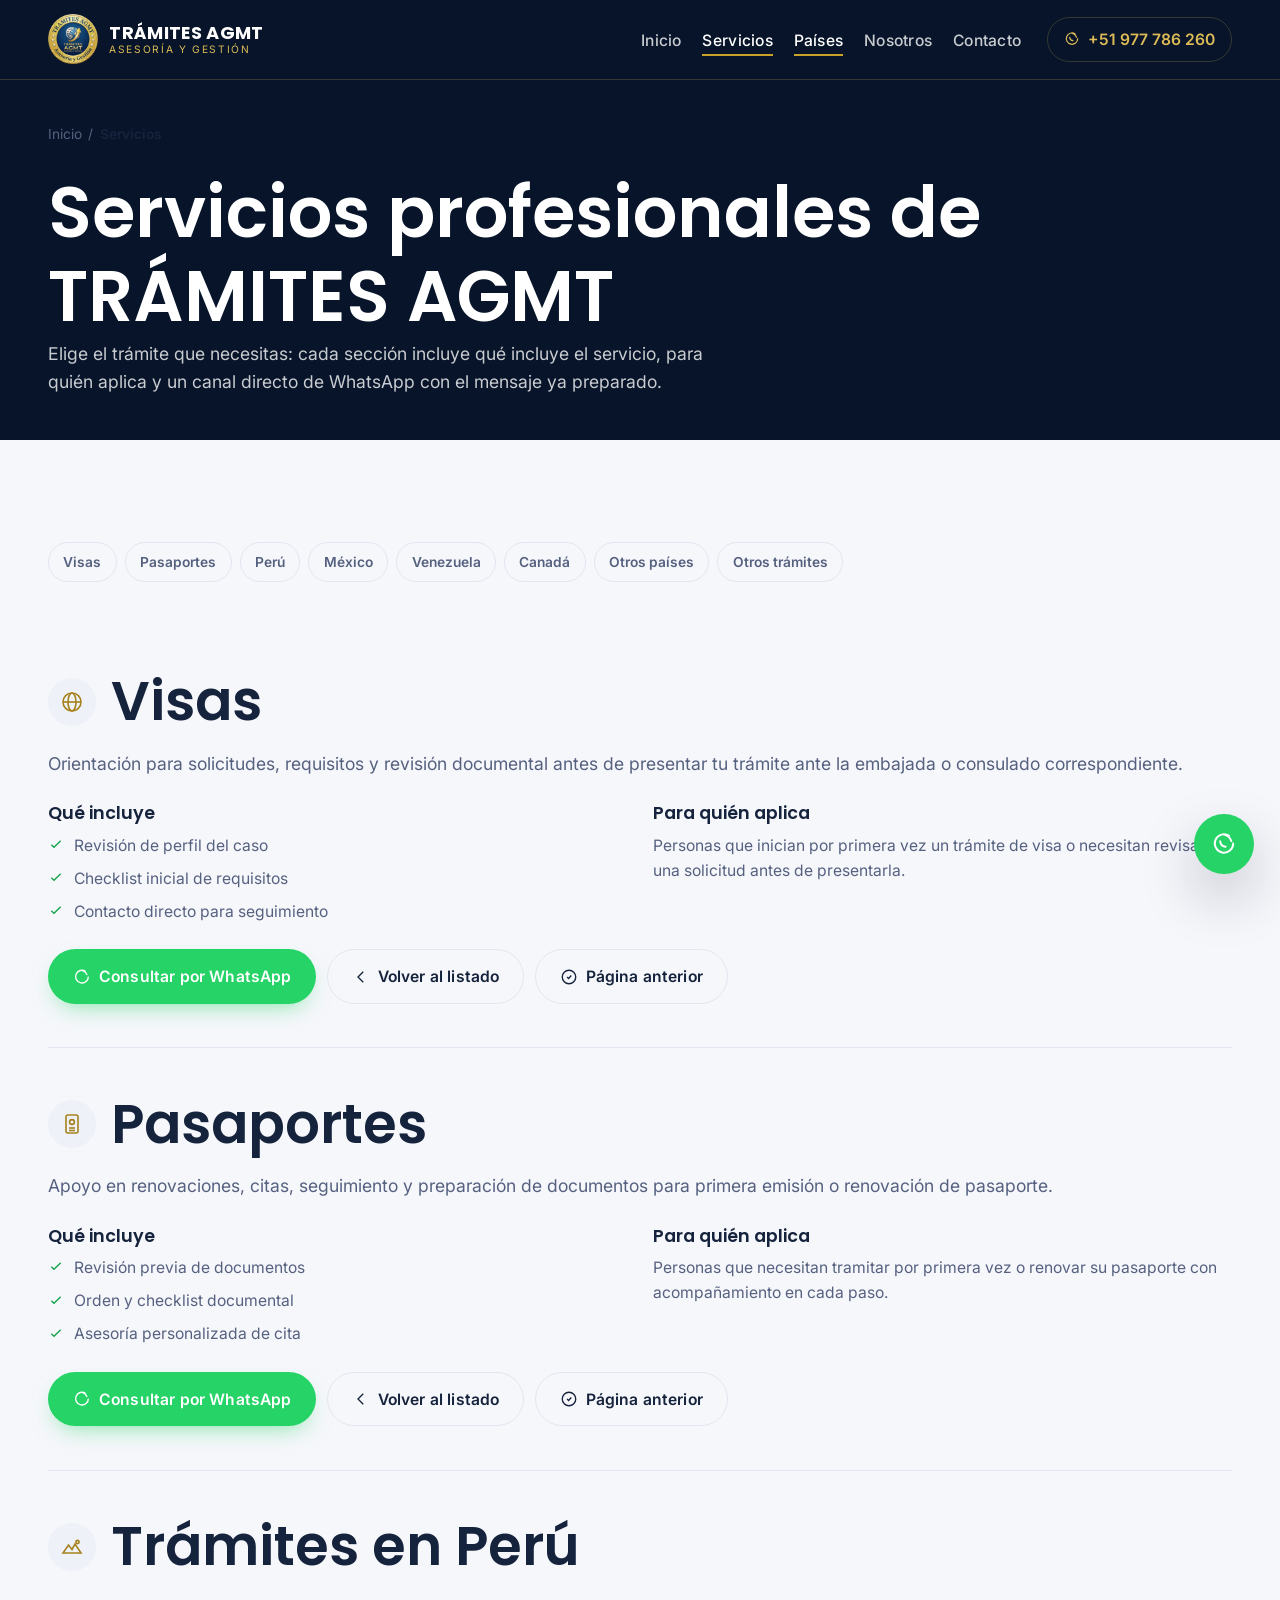
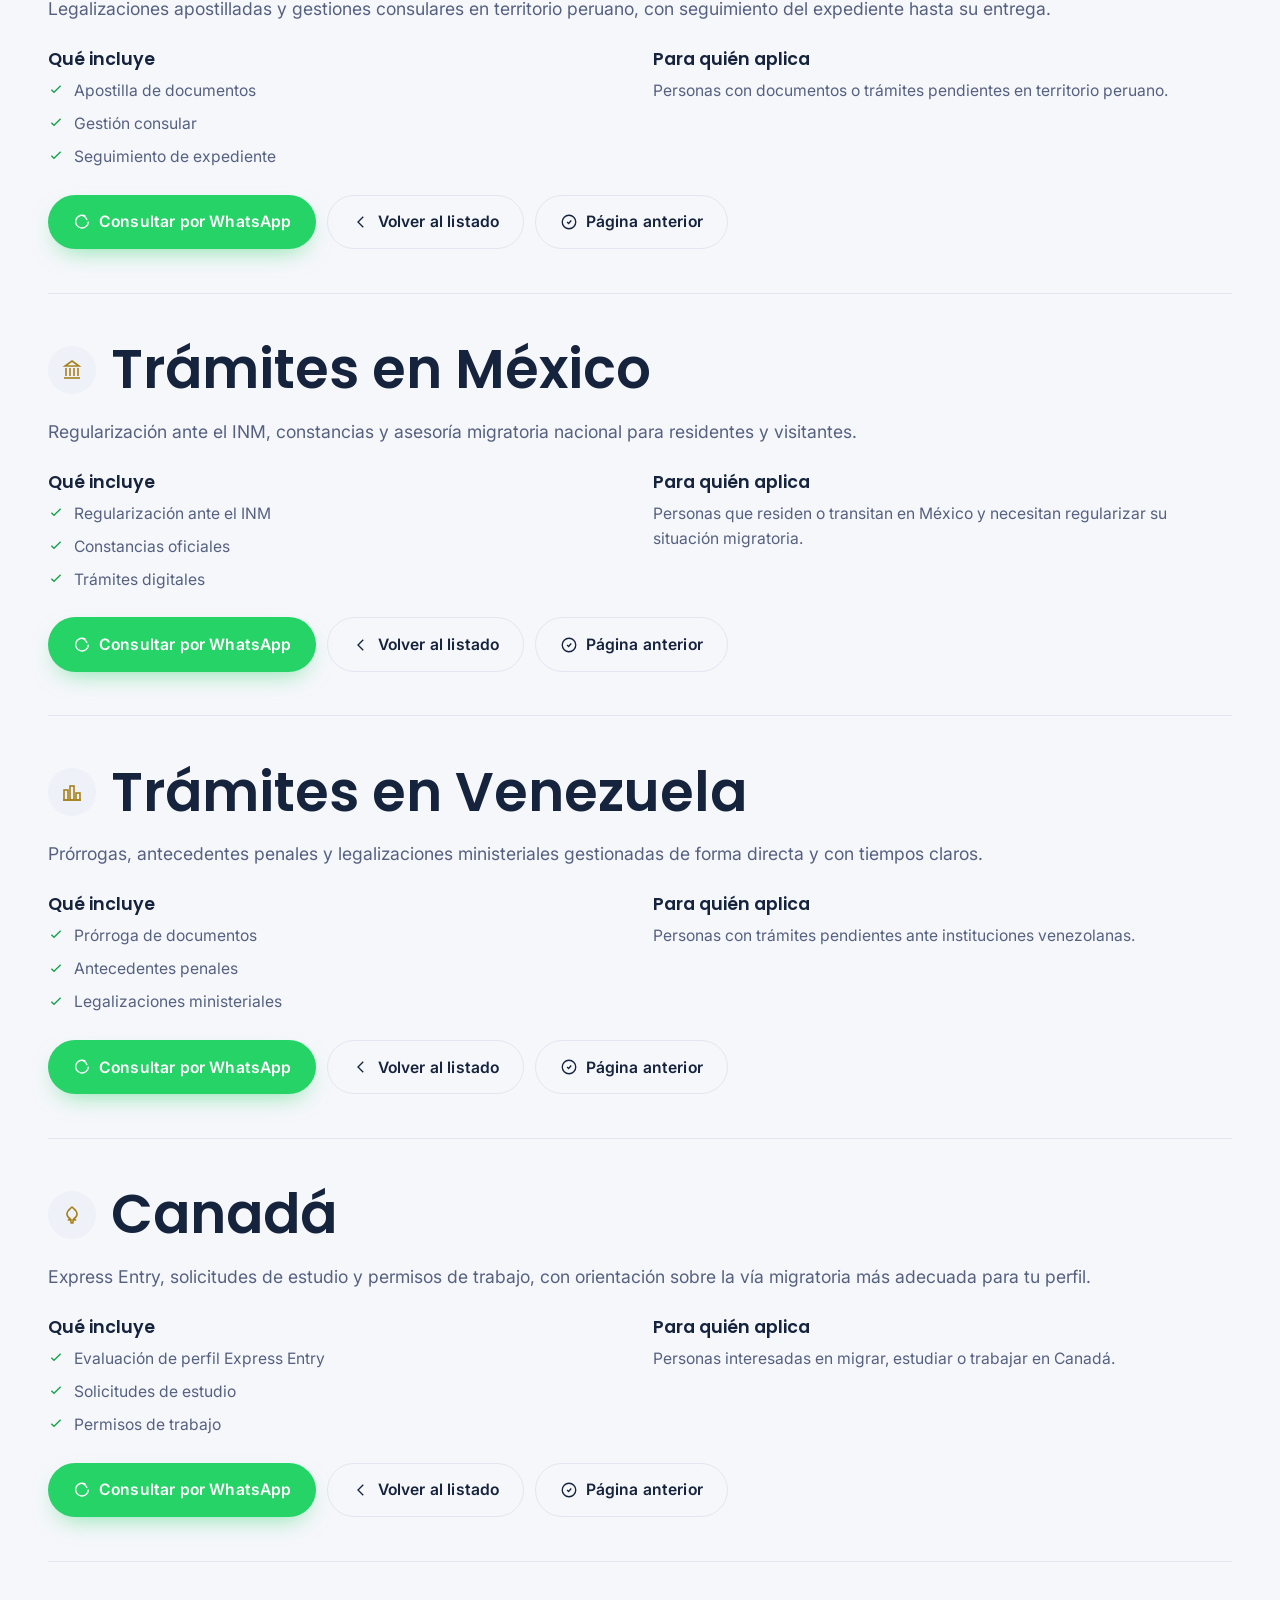
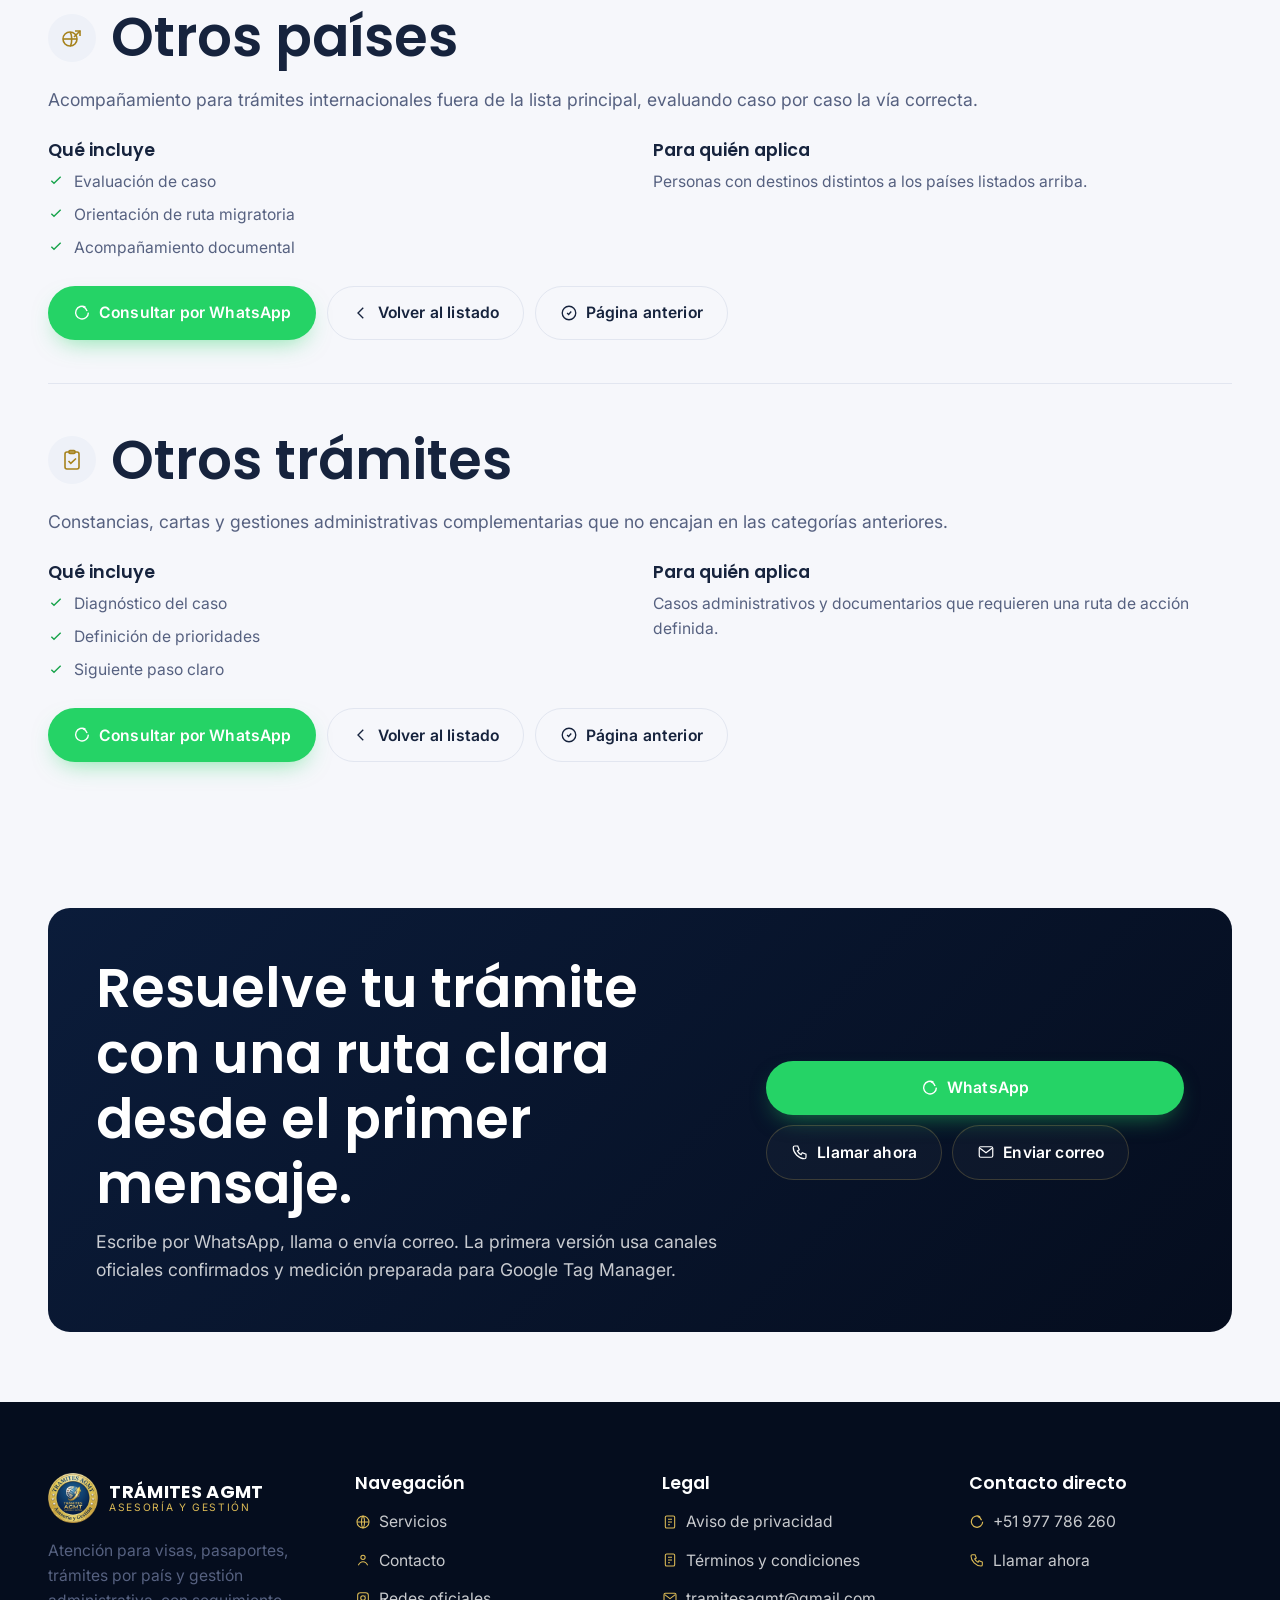
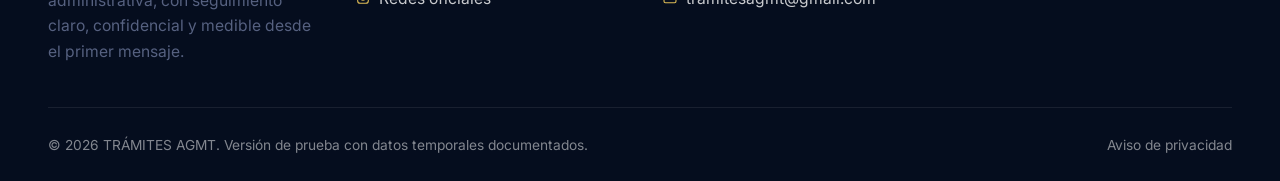
<file: servicios.html>
<!doctype html>
<html lang="es">
<head>
<meta charset="UTF-8">
<meta name="viewport" content="width=device-width, initial-scale=1">
<title>Servicios profesionales de TRÁMITES AGMT</title>
<meta name="description" content="Visas, pasaportes, trámites en Perú, México, Venezuela, Canadá y otros países. Servicios de asesoría y gestión con acompañamiento directo por WhatsApp.">
<link rel="canonical" href="https://dominio.com/servicios.html">
<meta name="robots" content="index, follow">

<meta property="og:title" content="Servicios profesionales de TRÁMITES AGMT">
<meta property="og:description" content="Visas, pasaportes, trámites por país y gestión administrativa con acompañamiento directo.">
<meta property="og:type" content="website">
<meta property="og:url" content="https://dominio.com/servicios.html">
<meta property="og:image" content="https://dominio.com/assets/img/og/home-og.jpg">
<meta name="twitter:card" content="summary_large_image">

<link rel="icon" href="assets/icons/favicon.ico" sizes="any">
<link rel="icon" href="assets/icons/favicon.svg" type="image/svg+xml">
<link rel="apple-touch-icon" href="assets/icons/apple-touch-icon.png">
<link rel="mask-icon" href="assets/icons/mask-icon.svg" color="#c9a227">
<meta name="msapplication-config" content="browserconfig.xml">
<meta name="msapplication-TileColor" content="#071429">
<link rel="manifest" href="manifest.webmanifest">
<meta name="theme-color" content="#071429">

<link rel="preconnect" href="https://fonts.googleapis.com">
<link rel="preconnect" href="https://fonts.gstatic.com" crossorigin>
<link rel="dns-prefetch" href="https://www.googletagmanager.com">
<link rel="stylesheet" href="https://fonts.googleapis.com/css2?family=Poppins:wght@500;600;700&family=Inter:wght@400;500;600&display=swap">

<link rel="stylesheet" href="assets/css/base.css">
<link rel="stylesheet" href="assets/css/layout.css">
<link rel="stylesheet" href="assets/css/components.css">
<link rel="stylesheet" href="assets/css/pages.css">
<link rel="stylesheet" href="assets/css/responsive.css">

<script>
(function(w,d,s,l,i){w[l]=w[l]||[];w[l].push({'gtm.start':
new Date().getTime(),event:'gtm.js'});var f=d.getElementsByTagName(s)[0],
j=d.createElement(s),dl=l!='dataLayer'?'&l='+l:'';j.async=true;j.src=
'https://www.googletagmanager.com/gtm.js?id=GTM-XXXXXXX'+dl;f.parentNode.insertBefore(j,f);
})(window,document,'script','dataLayer','GTM-XXXXXXX');
</script>

<script type="application/ld+json">
{
  "@context": "https://schema.org",
  "@type": "BreadcrumbList",
  "itemListElement": [
    { "@type": "ListItem", "position": 1, "name": "Inicio", "item": "https://dominio.com/" },
    { "@type": "ListItem", "position": 2, "name": "Servicios", "item": "https://dominio.com/servicios.html" }
  ]
}
</script>
</head>
<body>
<noscript><iframe src="https://www.googletagmanager.com/ns.html?id=GTM-XXXXXXX"
height="0" width="0" style="display:none;visibility:hidden"></iframe></noscript>

<a class="skip-link" href="#main">Saltar al contenido</a>
<header class="site-header" data-include="header"></header>

<main id="main">
  <section class="services-hero">
    <div class="container">
      <nav class="breadcrumbs" aria-label="Ruta de navegación">
        <a href="index.html">Inicio</a><span aria-hidden="true">/</span><span aria-current="page">Servicios</span>
      </nav>
      <h1>Servicios profesionales de TRÁMITES AGMT</h1>
      <p>Elige el trámite que necesitas: cada sección incluye qué incluye el servicio, para quién aplica y un canal directo de WhatsApp con el mensaje ya preparado.</p>
    </div>
  </section>

  <section class="section">
    <div class="container">
      <div class="service-index-wrap">
        <nav class="service-index" aria-label="Índice de servicios">
          <a href="#visas">Visas</a>
          <a href="#pasaportes">Pasaportes</a>
          <a href="#tramites-peru">Perú</a>
          <a href="#tramites-mexico">México</a>
          <a href="#tramites-venezuela">Venezuela</a>
          <a href="#canada">Canadá</a>
          <a href="#otros-paises">Otros países</a>
          <a href="#otros-tramites">Otros trámites</a>
        </nav>
      </div>

      <article class="service-detail" id="visas">
        <div class="service-detail__head">
          <span class="service-detail__icon"><svg viewBox="0 0 24 24" fill="none" stroke="currentColor" stroke-width="1.6" aria-hidden="true"><circle cx="12" cy="12" r="9"/><ellipse cx="12" cy="12" rx="4" ry="9"/><path d="M3 12h18"/></svg></span>
          <h2>Visas</h2>
        </div>
        <p>Orientación para solicitudes, requisitos y revisión documental antes de presentar tu trámite ante la embajada o consulado correspondiente.</p>
        <div class="service-detail__grid">
          <div>
            <h3 style="font-size:var(--fs-base);margin-bottom:.5rem">Qué incluye</h3>
            <ul class="service-detail__list">
              <li><svg viewBox="0 0 24 24" fill="none" stroke="currentColor" stroke-width="2" aria-hidden="true"><path d="M5 13l4 4L19 7"/></svg>Revisión de perfil del caso</li>
              <li><svg viewBox="0 0 24 24" fill="none" stroke="currentColor" stroke-width="2" aria-hidden="true"><path d="M5 13l4 4L19 7"/></svg>Checklist inicial de requisitos</li>
              <li><svg viewBox="0 0 24 24" fill="none" stroke="currentColor" stroke-width="2" aria-hidden="true"><path d="M5 13l4 4L19 7"/></svg>Contacto directo para seguimiento</li>
            </ul>
          </div>
          <div>
            <h3 style="font-size:var(--fs-base);margin-bottom:.5rem">Para quién aplica</h3>
            <p style="font-size:var(--fs-sm)">Personas que inician por primera vez un trámite de visa o necesitan revisar una solicitud antes de presentarla.</p>
          </div>
        </div>
        <div class="btn-row" style="margin-top:var(--space-md)">
          <a class="btn btn--whatsapp" href="https://wa.me/51977786260?text=Hola%20TR%C3%81MITES%20AGMT%2C%20necesito%20asesor%C3%ADa%20para%20visas." target="_blank" rel="noopener noreferrer" data-ga-event="click_whatsapp" data-ga-label="visas">
            <svg viewBox="0 0 24 24" fill="none" stroke="currentColor" stroke-width="1.8" aria-hidden="true"><path d="M20.5 11.5a8.5 8.5 0 1 1-3.8-7.1"/><path d="M13 3.6c2.7.9 4.9 3.1 5.8 5.8"/></svg>
            Consultar por WhatsApp
          </a>
          <a class="btn btn--outline-dark" href="servicios.html">
            <svg viewBox="0 0 24 24" fill="none" stroke="currentColor" stroke-width="1.8" aria-hidden="true"><path d="M15 5l-7 7 7 7"/></svg>
            Volver al listado
          </a>
          <button type="button" class="btn btn--outline-dark" data-back="index.html">
            <svg viewBox="0 0 24 24" fill="none" stroke="currentColor" stroke-width="1.8" aria-hidden="true"><circle cx="12" cy="12" r="9"/><path d="M9.5 12l2 2 3.5-4"/></svg>
            Página anterior
          </button>
        </div>
      </article>

      <article class="service-detail" id="pasaportes">
        <div class="service-detail__head">
          <span class="service-detail__icon"><svg viewBox="0 0 24 24" fill="none" stroke="currentColor" stroke-width="1.6" aria-hidden="true"><rect x="6" y="3" width="12" height="18" rx="2"/><circle cx="12" cy="10" r="2.4"/><path d="M9 16h6"/><path d="M9 18.5h6"/></svg></span>
          <h2>Pasaportes</h2>
        </div>
        <p>Apoyo en renovaciones, citas, seguimiento y preparación de documentos para primera emisión o renovación de pasaporte.</p>
        <div class="service-detail__grid">
          <div>
            <h3 style="font-size:var(--fs-base);margin-bottom:.5rem">Qué incluye</h3>
            <ul class="service-detail__list">
              <li><svg viewBox="0 0 24 24" fill="none" stroke="currentColor" stroke-width="2" aria-hidden="true"><path d="M5 13l4 4L19 7"/></svg>Revisión previa de documentos</li>
              <li><svg viewBox="0 0 24 24" fill="none" stroke="currentColor" stroke-width="2" aria-hidden="true"><path d="M5 13l4 4L19 7"/></svg>Orden y checklist documental</li>
              <li><svg viewBox="0 0 24 24" fill="none" stroke="currentColor" stroke-width="2" aria-hidden="true"><path d="M5 13l4 4L19 7"/></svg>Asesoría personalizada de cita</li>
            </ul>
          </div>
          <div>
            <h3 style="font-size:var(--fs-base);margin-bottom:.5rem">Para quién aplica</h3>
            <p style="font-size:var(--fs-sm)">Personas que necesitan tramitar por primera vez o renovar su pasaporte con acompañamiento en cada paso.</p>
          </div>
        </div>
        <div class="btn-row" style="margin-top:var(--space-md)">
          <a class="btn btn--whatsapp" href="https://wa.me/51977786260?text=Hola%20TR%C3%81MITES%20AGMT%2C%20quiero%20informaci%C3%B3n%20sobre%20pasaportes." target="_blank" rel="noopener noreferrer" data-ga-event="click_whatsapp" data-ga-label="pasaportes">
            <svg viewBox="0 0 24 24" fill="none" stroke="currentColor" stroke-width="1.8" aria-hidden="true"><path d="M20.5 11.5a8.5 8.5 0 1 1-3.8-7.1"/><path d="M13 3.6c2.7.9 4.9 3.1 5.8 5.8"/></svg>
            Consultar por WhatsApp
          </a>
          <a class="btn btn--outline-dark" href="servicios.html">
            <svg viewBox="0 0 24 24" fill="none" stroke="currentColor" stroke-width="1.8" aria-hidden="true"><path d="M15 5l-7 7 7 7"/></svg>
            Volver al listado
          </a>
          <button type="button" class="btn btn--outline-dark" data-back="index.html">
            <svg viewBox="0 0 24 24" fill="none" stroke="currentColor" stroke-width="1.8" aria-hidden="true"><circle cx="12" cy="12" r="9"/><path d="M9.5 12l2 2 3.5-4"/></svg>
            Página anterior
          </button>
        </div>
      </article>

      <article class="service-detail" id="tramites-peru">
        <div class="service-detail__head">
          <span class="service-detail__icon"><svg viewBox="0 0 24 24" fill="none" stroke="currentColor" stroke-width="1.6" aria-hidden="true"><circle cx="17.5" cy="7" r="1.6"/><path d="M3 18l5.5-8 3.5 4.5L15 9l6 9z"/></svg></span>
          <h2>Trámites en Perú</h2>
        </div>
        <p>Legalizaciones apostilladas y gestiones consulares en territorio peruano, con seguimiento del expediente hasta su entrega.</p>
        <div class="service-detail__grid">
          <div>
            <h3 style="font-size:var(--fs-base);margin-bottom:.5rem">Qué incluye</h3>
            <ul class="service-detail__list">
              <li><svg viewBox="0 0 24 24" fill="none" stroke="currentColor" stroke-width="2" aria-hidden="true"><path d="M5 13l4 4L19 7"/></svg>Apostilla de documentos</li>
              <li><svg viewBox="0 0 24 24" fill="none" stroke="currentColor" stroke-width="2" aria-hidden="true"><path d="M5 13l4 4L19 7"/></svg>Gestión consular</li>
              <li><svg viewBox="0 0 24 24" fill="none" stroke="currentColor" stroke-width="2" aria-hidden="true"><path d="M5 13l4 4L19 7"/></svg>Seguimiento de expediente</li>
            </ul>
          </div>
          <div>
            <h3 style="font-size:var(--fs-base);margin-bottom:.5rem">Para quién aplica</h3>
            <p style="font-size:var(--fs-sm)">Personas con documentos o trámites pendientes en territorio peruano.</p>
          </div>
        </div>
        <div class="btn-row" style="margin-top:var(--space-md)">
          <a class="btn btn--whatsapp" href="https://wa.me/51977786260?text=Hola%20TR%C3%81MITES%20AGMT%2C%20quiero%20informaci%C3%B3n%20sobre%20tr%C3%A1mites%20en%20Per%C3%BA." target="_blank" rel="noopener noreferrer" data-ga-event="click_whatsapp" data-ga-label="tramites-peru">
            <svg viewBox="0 0 24 24" fill="none" stroke="currentColor" stroke-width="1.8" aria-hidden="true"><path d="M20.5 11.5a8.5 8.5 0 1 1-3.8-7.1"/><path d="M13 3.6c2.7.9 4.9 3.1 5.8 5.8"/></svg>
            Consultar por WhatsApp
          </a>
          <a class="btn btn--outline-dark" href="servicios.html">
            <svg viewBox="0 0 24 24" fill="none" stroke="currentColor" stroke-width="1.8" aria-hidden="true"><path d="M15 5l-7 7 7 7"/></svg>
            Volver al listado
          </a>
          <button type="button" class="btn btn--outline-dark" data-back="index.html">
            <svg viewBox="0 0 24 24" fill="none" stroke="currentColor" stroke-width="1.8" aria-hidden="true"><circle cx="12" cy="12" r="9"/><path d="M9.5 12l2 2 3.5-4"/></svg>
            Página anterior
          </button>
        </div>
      </article>

      <article class="service-detail" id="tramites-mexico">
        <div class="service-detail__head">
          <span class="service-detail__icon"><svg viewBox="0 0 24 24" fill="none" stroke="currentColor" stroke-width="1.6" aria-hidden="true"><path d="M12 3l7 5H5z"/><path d="M6 10v8"/><path d="M10 10v8"/><path d="M14 10v8"/><path d="M18 10v8"/><path d="M4 20h16"/></svg></span>
          <h2>Trámites en México</h2>
        </div>
        <p>Regularización ante el INM, constancias y asesoría migratoria nacional para residentes y visitantes.</p>
        <div class="service-detail__grid">
          <div>
            <h3 style="font-size:var(--fs-base);margin-bottom:.5rem">Qué incluye</h3>
            <ul class="service-detail__list">
              <li><svg viewBox="0 0 24 24" fill="none" stroke="currentColor" stroke-width="2" aria-hidden="true"><path d="M5 13l4 4L19 7"/></svg>Regularización ante el INM</li>
              <li><svg viewBox="0 0 24 24" fill="none" stroke="currentColor" stroke-width="2" aria-hidden="true"><path d="M5 13l4 4L19 7"/></svg>Constancias oficiales</li>
              <li><svg viewBox="0 0 24 24" fill="none" stroke="currentColor" stroke-width="2" aria-hidden="true"><path d="M5 13l4 4L19 7"/></svg>Trámites digitales</li>
            </ul>
          </div>
          <div>
            <h3 style="font-size:var(--fs-base);margin-bottom:.5rem">Para quién aplica</h3>
            <p style="font-size:var(--fs-sm)">Personas que residen o transitan en México y necesitan regularizar su situación migratoria.</p>
          </div>
        </div>
        <div class="btn-row" style="margin-top:var(--space-md)">
          <a class="btn btn--whatsapp" href="https://wa.me/51977786260?text=Hola%20TR%C3%81MITES%20AGMT%2C%20necesito%20asesor%C3%ADa%20para%20tr%C3%A1mites%20en%20M%C3%A9xico." target="_blank" rel="noopener noreferrer" data-ga-event="click_whatsapp" data-ga-label="tramites-mexico">
            <svg viewBox="0 0 24 24" fill="none" stroke="currentColor" stroke-width="1.8" aria-hidden="true"><path d="M20.5 11.5a8.5 8.5 0 1 1-3.8-7.1"/><path d="M13 3.6c2.7.9 4.9 3.1 5.8 5.8"/></svg>
            Consultar por WhatsApp
          </a>
          <a class="btn btn--outline-dark" href="servicios.html">
            <svg viewBox="0 0 24 24" fill="none" stroke="currentColor" stroke-width="1.8" aria-hidden="true"><path d="M15 5l-7 7 7 7"/></svg>
            Volver al listado
          </a>
          <button type="button" class="btn btn--outline-dark" data-back="index.html">
            <svg viewBox="0 0 24 24" fill="none" stroke="currentColor" stroke-width="1.8" aria-hidden="true"><circle cx="12" cy="12" r="9"/><path d="M9.5 12l2 2 3.5-4"/></svg>
            Página anterior
          </button>
        </div>
      </article>

      <article class="service-detail" id="tramites-venezuela">
        <div class="service-detail__head">
          <span class="service-detail__icon"><svg viewBox="0 0 24 24" fill="none" stroke="currentColor" stroke-width="1.6" aria-hidden="true"><rect x="4" y="10" width="4" height="10"/><rect x="10" y="6" width="4" height="14"/><rect x="16" y="13" width="4" height="7"/><path d="M3 20h18"/></svg></span>
          <h2>Trámites en Venezuela</h2>
        </div>
        <p>Prórrogas, antecedentes penales y legalizaciones ministeriales gestionadas de forma directa y con tiempos claros.</p>
        <div class="service-detail__grid">
          <div>
            <h3 style="font-size:var(--fs-base);margin-bottom:.5rem">Qué incluye</h3>
            <ul class="service-detail__list">
              <li><svg viewBox="0 0 24 24" fill="none" stroke="currentColor" stroke-width="2" aria-hidden="true"><path d="M5 13l4 4L19 7"/></svg>Prórroga de documentos</li>
              <li><svg viewBox="0 0 24 24" fill="none" stroke="currentColor" stroke-width="2" aria-hidden="true"><path d="M5 13l4 4L19 7"/></svg>Antecedentes penales</li>
              <li><svg viewBox="0 0 24 24" fill="none" stroke="currentColor" stroke-width="2" aria-hidden="true"><path d="M5 13l4 4L19 7"/></svg>Legalizaciones ministeriales</li>
            </ul>
          </div>
          <div>
            <h3 style="font-size:var(--fs-base);margin-bottom:.5rem">Para quién aplica</h3>
            <p style="font-size:var(--fs-sm)">Personas con trámites pendientes ante instituciones venezolanas.</p>
          </div>
        </div>
        <div class="btn-row" style="margin-top:var(--space-md)">
          <a class="btn btn--whatsapp" href="https://wa.me/51977786260?text=Hola%20TR%C3%81MITES%20AGMT%2C%20necesito%20asesor%C3%ADa%20para%20tr%C3%A1mites%20en%20Venezuela." target="_blank" rel="noopener noreferrer" data-ga-event="click_whatsapp" data-ga-label="tramites-venezuela">
            <svg viewBox="0 0 24 24" fill="none" stroke="currentColor" stroke-width="1.8" aria-hidden="true"><path d="M20.5 11.5a8.5 8.5 0 1 1-3.8-7.1"/><path d="M13 3.6c2.7.9 4.9 3.1 5.8 5.8"/></svg>
            Consultar por WhatsApp
          </a>
          <a class="btn btn--outline-dark" href="servicios.html">
            <svg viewBox="0 0 24 24" fill="none" stroke="currentColor" stroke-width="1.8" aria-hidden="true"><path d="M15 5l-7 7 7 7"/></svg>
            Volver al listado
          </a>
          <button type="button" class="btn btn--outline-dark" data-back="index.html">
            <svg viewBox="0 0 24 24" fill="none" stroke="currentColor" stroke-width="1.8" aria-hidden="true"><circle cx="12" cy="12" r="9"/><path d="M9.5 12l2 2 3.5-4"/></svg>
            Página anterior
          </button>
        </div>
      </article>

      <article class="service-detail" id="canada">
        <div class="service-detail__head">
          <span class="service-detail__icon"><svg viewBox="0 0 24 24" fill="none" stroke="currentColor" stroke-width="1.6" stroke-linejoin="round" aria-hidden="true"><path d="M12 4c2 2 5 3.4 5 7 0 2-1.2 3.6-3 4.4l1.6 1.6-2.6-.4V20h-2v-3.4l-2.6.4L10 15.4C8.2 14.6 7 13 7 11c0-3.6 3-5 5-7z"/></svg></span>
          <h2>Canadá</h2>
        </div>
        <p>Express Entry, solicitudes de estudio y permisos de trabajo, con orientación sobre la vía migratoria más adecuada para tu perfil.</p>
        <div class="service-detail__grid">
          <div>
            <h3 style="font-size:var(--fs-base);margin-bottom:.5rem">Qué incluye</h3>
            <ul class="service-detail__list">
              <li><svg viewBox="0 0 24 24" fill="none" stroke="currentColor" stroke-width="2" aria-hidden="true"><path d="M5 13l4 4L19 7"/></svg>Evaluación de perfil Express Entry</li>
              <li><svg viewBox="0 0 24 24" fill="none" stroke="currentColor" stroke-width="2" aria-hidden="true"><path d="M5 13l4 4L19 7"/></svg>Solicitudes de estudio</li>
              <li><svg viewBox="0 0 24 24" fill="none" stroke="currentColor" stroke-width="2" aria-hidden="true"><path d="M5 13l4 4L19 7"/></svg>Permisos de trabajo</li>
            </ul>
          </div>
          <div>
            <h3 style="font-size:var(--fs-base);margin-bottom:.5rem">Para quién aplica</h3>
            <p style="font-size:var(--fs-sm)">Personas interesadas en migrar, estudiar o trabajar en Canadá.</p>
          </div>
        </div>
        <div class="btn-row" style="margin-top:var(--space-md)">
          <a class="btn btn--whatsapp" href="https://wa.me/51977786260?text=Hola%20TR%C3%81MITES%20AGMT%2C%20quiero%20informaci%C3%B3n%20sobre%20Canad%C3%A1." target="_blank" rel="noopener noreferrer" data-ga-event="click_whatsapp" data-ga-label="canada">
            <svg viewBox="0 0 24 24" fill="none" stroke="currentColor" stroke-width="1.8" aria-hidden="true"><path d="M20.5 11.5a8.5 8.5 0 1 1-3.8-7.1"/><path d="M13 3.6c2.7.9 4.9 3.1 5.8 5.8"/></svg>
            Consultar por WhatsApp
          </a>
          <a class="btn btn--outline-dark" href="servicios.html">
            <svg viewBox="0 0 24 24" fill="none" stroke="currentColor" stroke-width="1.8" aria-hidden="true"><path d="M15 5l-7 7 7 7"/></svg>
            Volver al listado
          </a>
          <button type="button" class="btn btn--outline-dark" data-back="index.html">
            <svg viewBox="0 0 24 24" fill="none" stroke="currentColor" stroke-width="1.8" aria-hidden="true"><circle cx="12" cy="12" r="9"/><path d="M9.5 12l2 2 3.5-4"/></svg>
            Página anterior
          </button>
        </div>
      </article>

      <article class="service-detail" id="otros-paises">
        <div class="service-detail__head">
          <span class="service-detail__icon"><svg viewBox="0 0 24 24" fill="none" stroke="currentColor" stroke-width="1.6" aria-hidden="true"><circle cx="10" cy="13" r="7"/><path d="M3 13h14"/><path d="M10 6.3c2.2 1.8 2.2 12 0 13.7"/><path d="M15 5h5v5"/><path d="M20 5l-6 6"/></svg></span>
          <h2>Otros países</h2>
        </div>
        <p>Acompañamiento para trámites internacionales fuera de la lista principal, evaluando caso por caso la vía correcta.</p>
        <div class="service-detail__grid">
          <div>
            <h3 style="font-size:var(--fs-base);margin-bottom:.5rem">Qué incluye</h3>
            <ul class="service-detail__list">
              <li><svg viewBox="0 0 24 24" fill="none" stroke="currentColor" stroke-width="2" aria-hidden="true"><path d="M5 13l4 4L19 7"/></svg>Evaluación de caso</li>
              <li><svg viewBox="0 0 24 24" fill="none" stroke="currentColor" stroke-width="2" aria-hidden="true"><path d="M5 13l4 4L19 7"/></svg>Orientación de ruta migratoria</li>
              <li><svg viewBox="0 0 24 24" fill="none" stroke="currentColor" stroke-width="2" aria-hidden="true"><path d="M5 13l4 4L19 7"/></svg>Acompañamiento documental</li>
            </ul>
          </div>
          <div>
            <h3 style="font-size:var(--fs-base);margin-bottom:.5rem">Para quién aplica</h3>
            <p style="font-size:var(--fs-sm)">Personas con destinos distintos a los países listados arriba.</p>
          </div>
        </div>
        <div class="btn-row" style="margin-top:var(--space-md)">
          <a class="btn btn--whatsapp" href="https://wa.me/51977786260?text=Hola%20TR%C3%81MITES%20AGMT%2C%20necesito%20informaci%C3%B3n%20sobre%20otro%20pa%C3%ADs." target="_blank" rel="noopener noreferrer" data-ga-event="click_whatsapp" data-ga-label="otros-paises">
            <svg viewBox="0 0 24 24" fill="none" stroke="currentColor" stroke-width="1.8" aria-hidden="true"><path d="M20.5 11.5a8.5 8.5 0 1 1-3.8-7.1"/><path d="M13 3.6c2.7.9 4.9 3.1 5.8 5.8"/></svg>
            Consultar por WhatsApp
          </a>
          <a class="btn btn--outline-dark" href="servicios.html">
            <svg viewBox="0 0 24 24" fill="none" stroke="currentColor" stroke-width="1.8" aria-hidden="true"><path d="M15 5l-7 7 7 7"/></svg>
            Volver al listado
          </a>
          <button type="button" class="btn btn--outline-dark" data-back="index.html">
            <svg viewBox="0 0 24 24" fill="none" stroke="currentColor" stroke-width="1.8" aria-hidden="true"><circle cx="12" cy="12" r="9"/><path d="M9.5 12l2 2 3.5-4"/></svg>
            Página anterior
          </button>
        </div>
      </article>

      <article class="service-detail" id="otros-tramites">
        <div class="service-detail__head">
          <span class="service-detail__icon"><svg viewBox="0 0 24 24" fill="none" stroke="currentColor" stroke-width="1.6" aria-hidden="true"><rect x="5" y="4" width="14" height="17" rx="2"/><rect x="9" y="2.5" width="6" height="3" rx="1"/><path d="M8.5 13l2.3 2.3L16 10.5"/></svg></span>
          <h2>Otros trámites</h2>
        </div>
        <p>Constancias, cartas y gestiones administrativas complementarias que no encajan en las categorías anteriores.</p>
        <div class="service-detail__grid">
          <div>
            <h3 style="font-size:var(--fs-base);margin-bottom:.5rem">Qué incluye</h3>
            <ul class="service-detail__list">
              <li><svg viewBox="0 0 24 24" fill="none" stroke="currentColor" stroke-width="2" aria-hidden="true"><path d="M5 13l4 4L19 7"/></svg>Diagnóstico del caso</li>
              <li><svg viewBox="0 0 24 24" fill="none" stroke="currentColor" stroke-width="2" aria-hidden="true"><path d="M5 13l4 4L19 7"/></svg>Definición de prioridades</li>
              <li><svg viewBox="0 0 24 24" fill="none" stroke="currentColor" stroke-width="2" aria-hidden="true"><path d="M5 13l4 4L19 7"/></svg>Siguiente paso claro</li>
            </ul>
          </div>
          <div>
            <h3 style="font-size:var(--fs-base);margin-bottom:.5rem">Para quién aplica</h3>
            <p style="font-size:var(--fs-sm)">Casos administrativos y documentarios que requieren una ruta de acción definida.</p>
          </div>
        </div>
        <div class="btn-row" style="margin-top:var(--space-md)">
          <a class="btn btn--whatsapp" href="https://wa.me/51977786260?text=Hola%20TR%C3%81MITES%20AGMT%2C%20necesito%20ayuda%20con%20otro%20tr%C3%A1mite." target="_blank" rel="noopener noreferrer" data-ga-event="click_whatsapp" data-ga-label="otros-tramites">
            <svg viewBox="0 0 24 24" fill="none" stroke="currentColor" stroke-width="1.8" aria-hidden="true"><path d="M20.5 11.5a8.5 8.5 0 1 1-3.8-7.1"/><path d="M13 3.6c2.7.9 4.9 3.1 5.8 5.8"/></svg>
            Consultar por WhatsApp
          </a>
          <a class="btn btn--outline-dark" href="servicios.html">
            <svg viewBox="0 0 24 24" fill="none" stroke="currentColor" stroke-width="1.8" aria-hidden="true"><path d="M15 5l-7 7 7 7"/></svg>
            Volver al listado
          </a>
          <button type="button" class="btn btn--outline-dark" data-back="index.html">
            <svg viewBox="0 0 24 24" fill="none" stroke="currentColor" stroke-width="1.8" aria-hidden="true"><circle cx="12" cy="12" r="9"/><path d="M9.5 12l2 2 3.5-4"/></svg>
            Página anterior
          </button>
        </div>
      </article>

    </div>
  </section>

  <div data-include="cta-contact"></div>
  <div style="height:var(--space-xl)"></div>
</main>

<footer class="site-footer" data-include="footer"></footer>
<div data-include="whatsapp-float"></div>

<script src="assets/js/console-flow.js" defer></script>
<script src="assets/js/layout-loader.js" defer></script>
<script src="assets/js/navigation.js" defer></script>
<script src="assets/js/contact.js" defer></script>
<script src="assets/js/analytics-events.js" defer></script>
<script src="assets/js/main.js" defer></script>
</body>
</html>
</file>
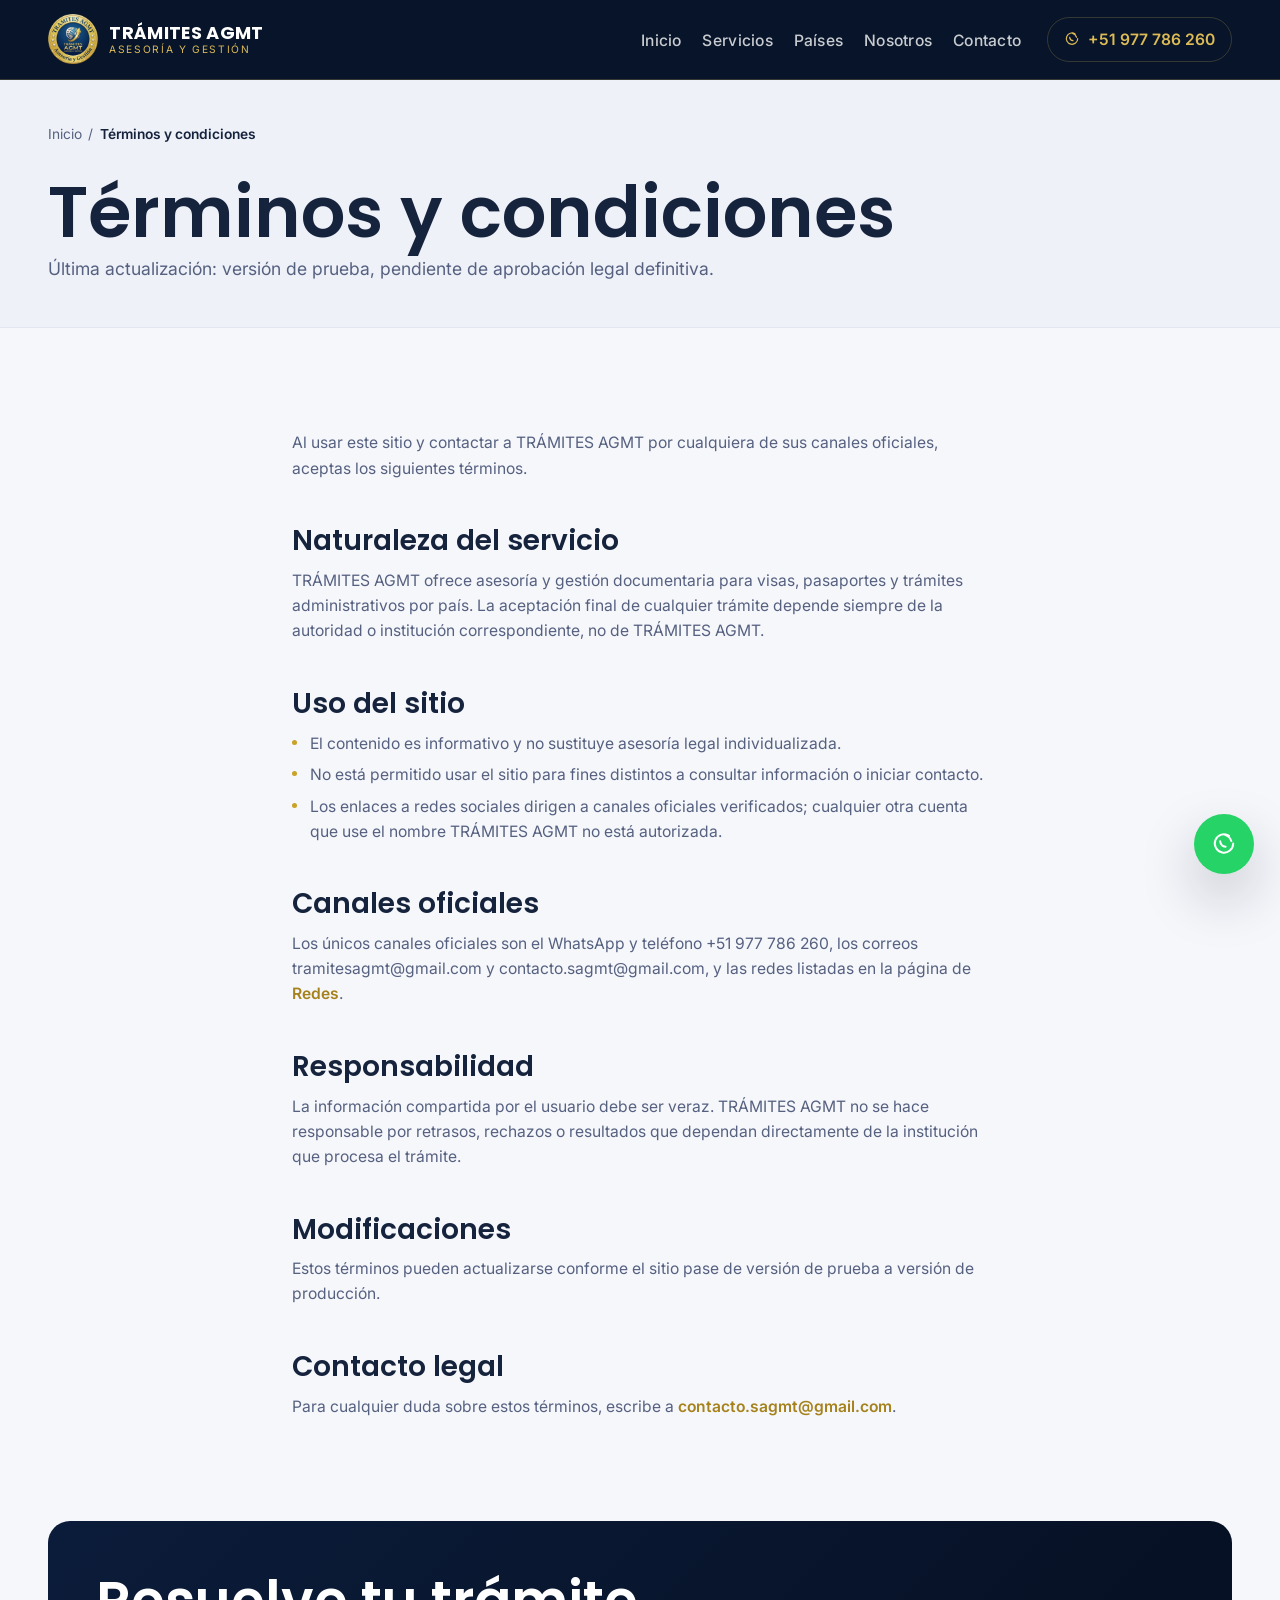
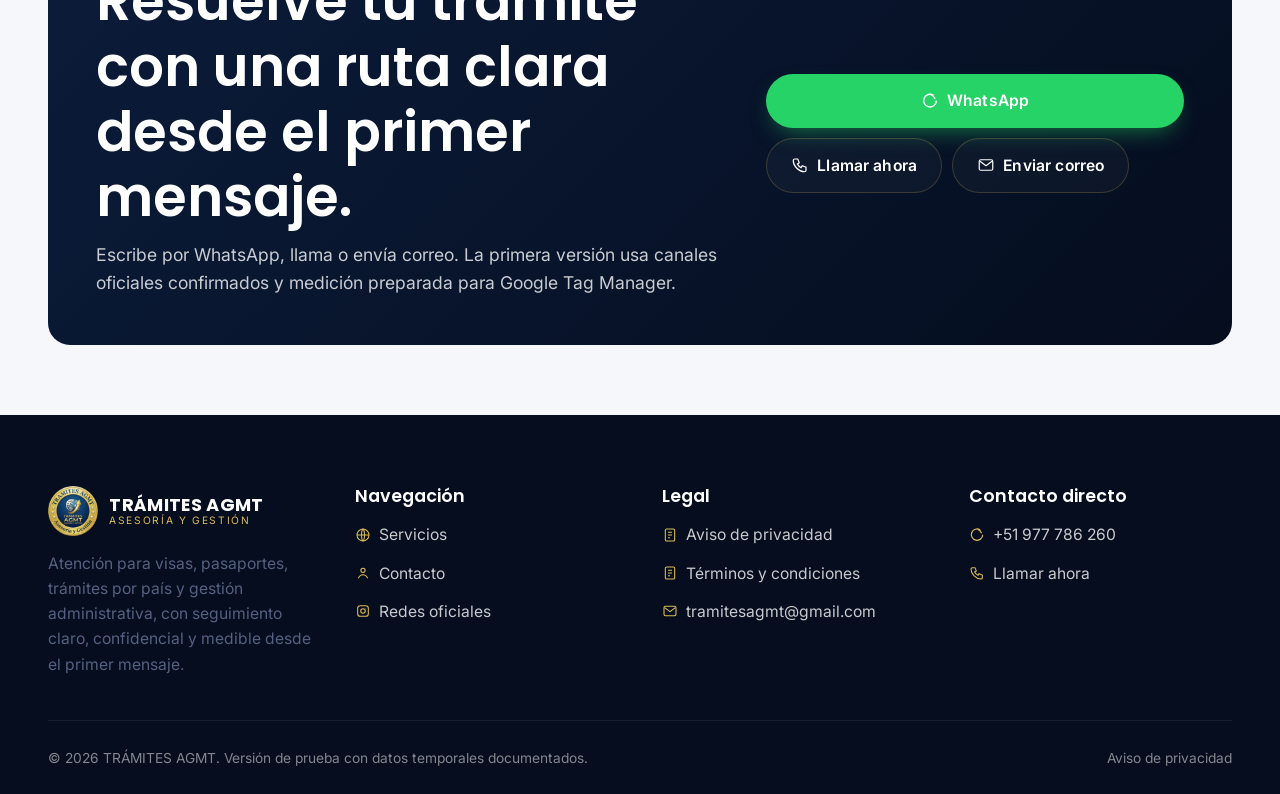
<file: terminos-condiciones.html>
<!doctype html>
<html lang="es">
<head>
<meta charset="UTF-8">
<meta name="viewport" content="width=device-width, initial-scale=1">
<title>Términos y condiciones | TRÁMITES AGMT</title>
<meta name="description" content="Términos y condiciones de uso del sitio y los servicios de TRÁMITES AGMT.">
<link rel="canonical" href="https://dominio.com/terminos-condiciones.html">
<meta name="robots" content="index, follow">

<meta property="og:title" content="Términos y condiciones | TRÁMITES AGMT">
<meta property="og:description" content="Condiciones de uso del sitio y los servicios de TRÁMITES AGMT.">
<meta property="og:type" content="website">
<meta property="og:url" content="https://dominio.com/terminos-condiciones.html">
<meta property="og:image" content="https://dominio.com/assets/img/og/home-og.jpg">
<meta name="twitter:card" content="summary_large_image">

<link rel="icon" href="assets/icons/favicon.ico" sizes="any">
<link rel="icon" href="assets/icons/favicon.svg" type="image/svg+xml">
<link rel="apple-touch-icon" href="assets/icons/apple-touch-icon.png">
<link rel="mask-icon" href="assets/icons/mask-icon.svg" color="#c9a227">
<meta name="msapplication-config" content="browserconfig.xml">
<meta name="msapplication-TileColor" content="#071429">
<link rel="manifest" href="manifest.webmanifest">
<meta name="theme-color" content="#071429">

<link rel="preconnect" href="https://fonts.googleapis.com">
<link rel="preconnect" href="https://fonts.gstatic.com" crossorigin>
<link rel="stylesheet" href="https://fonts.googleapis.com/css2?family=Poppins:wght@500;600;700&family=Inter:wght@400;500;600&display=swap">

<link rel="stylesheet" href="assets/css/base.css">
<link rel="stylesheet" href="assets/css/layout.css">
<link rel="stylesheet" href="assets/css/components.css">
<link rel="stylesheet" href="assets/css/pages.css">
<link rel="stylesheet" href="assets/css/responsive.css">

<script>
(function(w,d,s,l,i){w[l]=w[l]||[];w[l].push({'gtm.start':
new Date().getTime(),event:'gtm.js'});var f=d.getElementsByTagName(s)[0],
j=d.createElement(s),dl=l!='dataLayer'?'&l='+l:'';j.async=true;j.src=
'https://www.googletagmanager.com/gtm.js?id=GTM-XXXXXXX'+dl;f.parentNode.insertBefore(j,f);
})(window,document,'script','dataLayer','GTM-XXXXXXX');
</script>

<script type="application/ld+json">
{
  "@context": "https://schema.org",
  "@type": "WebPage",
  "name": "Términos y condiciones",
  "url": "https://dominio.com/terminos-condiciones.html",
  "isPartOf": { "@type": "WebSite", "name": "TRÁMITES AGMT", "url": "https://dominio.com/" }
}
</script>
</head>
<body>
<noscript><iframe src="https://www.googletagmanager.com/ns.html?id=GTM-XXXXXXX"
height="0" width="0" style="display:none;visibility:hidden"></iframe></noscript>

<a class="skip-link" href="#main">Saltar al contenido</a>
<header class="site-header" data-include="header"></header>

<main id="main">
  <section class="legal-hero">
    <div class="container">
      <nav class="breadcrumbs" aria-label="Ruta de navegación">
        <a href="index.html">Inicio</a><span aria-hidden="true">/</span><span aria-current="page">Términos y condiciones</span>
      </nav>
      <h1>Términos y condiciones</h1>
      <p class="text-muted">Última actualización: versión de prueba, pendiente de aprobación legal definitiva.</p>
    </div>
  </section>

  <section class="section">
    <div class="container legal-content">
      <p>Al usar este sitio y contactar a TRÁMITES AGMT por cualquiera de sus canales oficiales, aceptas los siguientes términos.</p>

      <h2>Naturaleza del servicio</h2>
      <p>TRÁMITES AGMT ofrece asesoría y gestión documentaria para visas, pasaportes y trámites administrativos por país. La aceptación final de cualquier trámite depende siempre de la autoridad o institución correspondiente, no de TRÁMITES AGMT.</p>

      <h2>Uso del sitio</h2>
      <ul>
        <li>El contenido es informativo y no sustituye asesoría legal individualizada.</li>
        <li>No está permitido usar el sitio para fines distintos a consultar información o iniciar contacto.</li>
        <li>Los enlaces a redes sociales dirigen a canales oficiales verificados; cualquier otra cuenta que use el nombre TRÁMITES AGMT no está autorizada.</li>
      </ul>

      <h2>Canales oficiales</h2>
      <p>Los únicos canales oficiales son el WhatsApp y teléfono +51 977 786 260, los correos tramitesagmt@gmail.com y contacto.sagmt@gmail.com, y las redes listadas en la página de <a href="redes.html" style="color:var(--gold-600);font-weight:600">Redes</a>.</p>

      <h2>Responsabilidad</h2>
      <p>La información compartida por el usuario debe ser veraz. TRÁMITES AGMT no se hace responsable por retrasos, rechazos o resultados que dependan directamente de la institución que procesa el trámite.</p>

      <h2>Modificaciones</h2>
      <p>Estos términos pueden actualizarse conforme el sitio pase de versión de prueba a versión de producción.</p>

      <h2>Contacto legal</h2>
      <p>Para cualquier duda sobre estos términos, escribe a <a href="mailto:contacto.sagmt@gmail.com" style="color:var(--gold-600);font-weight:600">contacto.sagmt@gmail.com</a>.</p>
    </div>
  </section>

  <div data-include="cta-contact"></div>
  <div style="height:var(--space-xl)"></div>
</main>

<footer class="site-footer" data-include="footer"></footer>
<div data-include="whatsapp-float"></div>

<script src="assets/js/console-flow.js" defer></script>
<script src="assets/js/layout-loader.js" defer></script>
<script src="assets/js/navigation.js" defer></script>
<script src="assets/js/contact.js" defer></script>
<script src="assets/js/analytics-events.js" defer></script>
<script src="assets/js/main.js" defer></script>
</body>
</html>
</file>
<file: assets/css/base.css>
/* ==========================================================================
   SAGMT — base.css
   Variables de marca, reset moderno y escalas fluidas (clamp).
   Nada de tamaños fijos por breakpoint: todo se calcula por proporción.
   ========================================================================== */

:root {
  /* ---- Color: navy / gold, tomado del branding real de TRÁMITES AGMT ---- */
  --navy-950: #050d1e;
  --navy-900: #071429;
  --navy-800: #0b1c3a;
  --navy-700: #122a52;
  --navy-600: #1b3a6b;

  --gold-300: #ecd694;
  --gold-400: #ddbb56;
  --gold-500: #c9a227;
  --gold-600: #a6821c;

  --white: #ffffff;
  --ink: #16233d;
  --ink-muted: #566180;
  --ink-soft: rgba(255, 255, 255, 0.78);
  --ink-faint: rgba(255, 255, 255, 0.5);

  --bg: #f6f7fb;
  --bg-soft: #eef1f8;
  --surface: #ffffff;
  --border: #e2e6f0;
  --border-dark: rgba(217, 187, 86, 0.22);

  --success: #16a34a;
  --whatsapp: #25d366;

  /* ---- Elevación ---- */
  --shadow-sm: 0 2px 10px rgba(7, 20, 41, 0.08);
  --shadow-md: 0 10px 28px rgba(7, 20, 41, 0.14);
  --shadow-lg: 0 24px 56px rgba(7, 20, 41, 0.22);
  --shadow-gold: 0 0 0 1px rgba(221, 187, 86, 0.4), 0 18px 40px -14px rgba(0, 0, 0, 0.55);

  /* ---- Radio ---- */
  --radius-sm: 8px;
  --radius-md: 14px;
  --radius-lg: 22px;
  --radius-pill: 999px;

  /* ---- Tipografía ---- */
  --font-heading: "Poppins", "Segoe UI", system-ui, sans-serif;
  --font-body: "Inter", "Segoe UI", system-ui, sans-serif;

  /* Escala fluida: crece con el viewport sin saltos por breakpoint */
  --fs-xs: clamp(0.78rem, 0.4vw + 0.7rem, 0.86rem);
  --fs-sm: clamp(0.88rem, 0.45vw + 0.78rem, 0.98rem);
  --fs-base: clamp(1rem, 0.5vw + 0.88rem, 1.1rem);
  --fs-md: clamp(1.1rem, 0.8vw + 0.92rem, 1.3rem);
  --fs-lg: clamp(1.35rem, 1.4vw + 1rem, 1.75rem);
  --fs-xl: clamp(1.7rem, 2.4vw + 1rem, 2.4rem);
  --fs-2xl: clamp(2.1rem, 3.6vw + 1rem, 3.4rem);
  --fs-3xl: clamp(2.5rem, 5vw + 1rem, 4.4rem);

  /* Espaciado fluido */
  --space-2xs: clamp(0.35rem, 0.4vw, 0.5rem);
  --space-xs: clamp(0.55rem, 0.8vw, 0.8rem);
  --space-sm: clamp(0.85rem, 1.2vw, 1.15rem);
  --space-md: clamp(1.25rem, 2vw, 1.9rem);
  --space-lg: clamp(2rem, 3.4vw, 3.2rem);
  --space-xl: clamp(3rem, 5.5vw, 5.5rem);
  --space-2xl: clamp(4rem, 8vw, 8rem);

  /* Contenedor fluido */
  --container-max: 1320px;
  --container-pad: clamp(1.1rem, 4vw, 3rem);

  --ease: cubic-bezier(0.22, 0.61, 0.36, 1);
  --transition: 0.35s var(--ease);
}

/* ---- Reset ---- */
*,
*::before,
*::after {
  box-sizing: border-box;
}

* {
  margin: 0;
}

html {
  color-scheme: light;
  -webkit-text-size-adjust: 100%;
  scroll-behavior: smooth;
}

@media (prefers-reduced-motion: reduce) {
  html {
    scroll-behavior: auto;
  }
  *,
  *::before,
  *::after {
    animation-duration: 0.01ms !important;
    animation-iteration-count: 1 !important;
    transition-duration: 0.01ms !important;
    scroll-behavior: auto !important;
  }
}

body {
  font-family: var(--font-body);
  font-size: var(--fs-base);
  line-height: 1.6;
  color: var(--ink);
  background: var(--bg);
  min-height: 100vh;
  -webkit-font-smoothing: antialiased;
}

img,
picture,
svg {
  display: block;
  max-width: 100%;
}

img {
  height: auto;
}

a {
  color: inherit;
  text-decoration: none;
}

ul,
ol {
  list-style: none;
  padding: 0;
}

button {
  font: inherit;
  color: inherit;
  background: none;
  border: none;
  cursor: pointer;
}

input,
textarea,
select {
  font: inherit;
  color: inherit;
}

h1,
h2,
h3,
h4 {
  font-family: var(--font-heading);
  font-weight: 600;
  line-height: 1.2;
  color: var(--ink);
}

h1 {
  font-size: var(--fs-3xl);
}

h2 {
  font-size: var(--fs-2xl);
}

h3 {
  font-size: var(--fs-lg);
}

p {
  color: var(--ink-muted);
}

:focus-visible {
  outline: 2px solid var(--gold-500);
  outline-offset: 3px;
}

/* ---- Utilidades ---- */
.container {
  width: 100%;
  max-width: var(--container-max);
  margin-inline: auto;
  padding-inline: var(--container-pad);
}

.section {
  padding-block: var(--space-2xl);
}

.section-head {
  max-width: 62ch;
  margin-bottom: var(--space-lg);
}

.section-head--center {
  margin-inline: auto;
  text-align: center;
}

.eyebrow {
  display: inline-block;
  font-size: var(--fs-xs);
  font-weight: 700;
  letter-spacing: 0.14em;
  text-transform: uppercase;
  color: var(--gold-600);
  margin-bottom: var(--space-xs);
}

.eyebrow--light {
  color: var(--gold-400);
}

.text-muted {
  color: var(--ink-muted);
}

.sr-only {
  position: absolute;
  width: 1px;
  height: 1px;
  padding: 0;
  margin: -1px;
  overflow: hidden;
  clip: rect(0, 0, 0, 0);
  white-space: nowrap;
  border: 0;
}

.skip-link {
  position: absolute;
  top: -100%;
  left: var(--space-sm);
  z-index: 999;
  background: var(--navy-900);
  color: var(--white);
  padding: 0.6rem 1rem;
  border-radius: var(--radius-sm);
  transition: top var(--transition);
}

.skip-link:focus {
  top: var(--space-sm);
}
</file>
<file: assets/css/layout.css>
/* ==========================================================================
   SAGMT — layout.css
   Header, navegación principal, estructura de página y footer.
   ========================================================================== */

.site-header {
  position: sticky;
  top: 0;
  z-index: 60;
  background: var(--navy-900);
  border-bottom: 1px solid var(--border-dark);
}

.site-header__bar {
  display: flex;
  align-items: center;
  justify-content: space-between;
  gap: var(--space-sm);
  padding-block: clamp(0.6rem, 1.4vw, 0.9rem);
}

.brand {
  display: flex;
  align-items: center;
  gap: 0.7rem;
  color: var(--white);
  min-width: 0;
}

.brand__logo {
  width: clamp(38px, 4vw, 50px);
  height: clamp(38px, 4vw, 50px);
  flex-shrink: 0;
}

.brand__name {
  display: flex;
  flex-direction: column;
  line-height: 1.15;
  white-space: nowrap;
}

.brand__name strong {
  font-family: var(--font-heading);
  font-size: clamp(0.95rem, 1.4vw, 1.15rem);
  font-weight: 700;
  letter-spacing: 0.02em;
}

.brand__name span {
  font-size: clamp(0.55rem, 0.8vw, 0.65rem);
  letter-spacing: 0.16em;
  text-transform: uppercase;
  color: var(--gold-400);
}

.site-nav {
  display: flex;
  align-items: center;
  gap: clamp(1rem, 2vw, 2.2rem);
}

.site-nav__list {
  display: flex;
  align-items: center;
  gap: clamp(0.9rem, 1.6vw, 1.8rem);
  flex-wrap: wrap;
}

.site-nav__list a {
  color: var(--ink-soft);
  font-size: var(--fs-sm);
  font-weight: 500;
  letter-spacing: 0.02em;
  padding-block: 0.3rem;
  border-bottom: 2px solid transparent;
  transition: color var(--transition), border-color var(--transition);
}

.site-nav__list a:hover,
.site-nav__list a[aria-current="page"] {
  color: var(--white);
  border-color: var(--gold-500);
}

.site-nav__contact {
  display: inline-flex;
  align-items: center;
  gap: 0.5rem;
  padding: 0.55rem 1rem;
  border: 1px solid var(--border-dark);
  border-radius: var(--radius-pill);
  color: var(--gold-400);
  font-size: var(--fs-sm);
  font-weight: 600;
  white-space: nowrap;
}

.site-nav__contact svg {
  width: 16px;
  height: 16px;
}

.nav-toggle {
  display: none;
  align-items: center;
  justify-content: center;
  width: 42px;
  height: 42px;
  border-radius: var(--radius-sm);
  color: var(--white);
  border: 1px solid var(--border-dark);
}

.nav-toggle svg {
  width: 20px;
  height: 20px;
}

main {
  display: block;
}

.site-footer {
  background: var(--navy-950);
  color: var(--ink-soft);
  padding-block: var(--space-xl) var(--space-md);
}

.site-footer__grid {
  display: grid;
  grid-template-columns: repeat(auto-fit, minmax(min(240px, 100%), 1fr));
  gap: var(--space-lg);
  padding-bottom: var(--space-lg);
  border-bottom: 1px solid rgba(255, 255, 255, 0.08);
}

.site-footer__brand {
  display: flex;
  flex-direction: column;
  gap: var(--space-sm);
  max-width: 34ch;
}

.site-footer__brand .brand__name strong {
  color: var(--white);
}

.site-footer h4 {
  color: var(--white);
  font-size: var(--fs-base);
  margin-bottom: var(--space-sm);
}

.site-footer__list {
  display: flex;
  flex-direction: column;
  gap: 0.6rem;
}

.site-footer__list a {
  display: inline-flex;
  align-items: center;
  gap: 0.5rem;
  font-size: var(--fs-sm);
  color: var(--ink-soft);
  transition: color var(--transition);
}

.site-footer__list a:hover {
  color: var(--gold-400);
}

.site-footer__list svg {
  width: 16px;
  height: 16px;
  flex-shrink: 0;
  color: var(--gold-400);
}

.site-footer__bottom {
  display: flex;
  flex-wrap: wrap;
  align-items: center;
  justify-content: space-between;
  gap: var(--space-sm);
  padding-top: var(--space-md);
  font-size: var(--fs-xs);
  color: var(--ink-faint);
}

.site-footer__bottom a {
  color: var(--ink-faint);
}

.site-footer__bottom a:hover {
  color: var(--gold-400);
}

/* WhatsApp flotante */
.whatsapp-float {
  position: fixed;
  right: clamp(0.9rem, 3vw, 1.6rem);
  bottom: clamp(0.9rem, 3vw, 1.6rem);
  z-index: 70;
  display: inline-flex;
  align-items: center;
  justify-content: center;
  width: clamp(52px, 6vw, 60px);
  height: clamp(52px, 6vw, 60px);
  border-radius: 50%;
  background: var(--whatsapp);
  color: var(--white);
  box-shadow: var(--shadow-lg);
  transition: transform var(--transition);
}

.whatsapp-float:hover {
  transform: translateY(-3px) scale(1.04);
}

.whatsapp-float svg {
  width: 26px;
  height: 26px;
}
</file>
<file: assets/css/components.css>
/* ==========================================================================
   SAGMT — components.css
   Componentes reutilizables entre páginas. Namespace por prefijo de clase,
   sin IDs para estilos (los IDs quedan libres para anchors de navegación).
   ========================================================================== */

/* ---- Botones ---- */
.btn {
  display: inline-flex;
  align-items: center;
  justify-content: center;
  gap: 0.5rem;
  padding: 0.85rem 1.5rem;
  border-radius: var(--radius-pill);
  font-size: var(--fs-sm);
  font-weight: 600;
  letter-spacing: 0.01em;
  white-space: nowrap;
  transition: transform var(--transition), box-shadow var(--transition), background var(--transition), color var(--transition);
  border: 1px solid transparent;
}

.btn svg {
  width: 18px;
  height: 18px;
  flex-shrink: 0;
}

.btn:active {
  transform: scale(0.97);
}

.btn--whatsapp {
  background: var(--whatsapp);
  color: var(--white);
  box-shadow: 0 10px 24px -10px rgba(37, 211, 102, 0.6);
}

.btn--whatsapp:hover {
  transform: translateY(-2px);
  box-shadow: 0 14px 30px -10px rgba(37, 211, 102, 0.7);
}

.btn--gold {
  background: linear-gradient(135deg, var(--gold-400), var(--gold-600));
  color: var(--navy-950);
  box-shadow: 0 10px 24px -10px rgba(201, 162, 39, 0.55);
}

.btn--gold:hover {
  transform: translateY(-2px);
}

.btn--outline {
  border-color: var(--border-dark);
  color: var(--white);
  background: rgba(255, 255, 255, 0.03);
}

.btn--outline:hover {
  border-color: var(--gold-400);
  color: var(--gold-400);
}

.btn--outline-dark {
  border-color: var(--border);
  color: var(--ink);
}

.btn--outline-dark:hover {
  border-color: var(--gold-500);
  color: var(--gold-600);
}

.btn--block {
  width: 100%;
}

.btn--sm {
  padding: 0.6rem 1.1rem;
  font-size: var(--fs-xs);
}

.btn-row {
  display: flex;
  flex-wrap: wrap;
  gap: var(--space-xs);
}

/* ---- Hero ---- */
.hero {
  position: relative;
  background: radial-gradient(120% 160% at 10% 0%, var(--navy-700) 0%, var(--navy-900) 55%, var(--navy-950) 100%);
  color: var(--white);
  overflow: hidden;
}

.hero__inner {
  display: grid;
  grid-template-columns: minmax(0, 1.1fr) minmax(0, 0.9fr);
  align-items: center;
  gap: var(--space-lg);
  padding-block: clamp(2.5rem, 6vw, 5rem);
}

.hero__eyebrow {
  font-size: var(--fs-xs);
  font-weight: 700;
  letter-spacing: 0.16em;
  text-transform: uppercase;
  color: var(--gold-400);
  margin-bottom: var(--space-sm);
}

.hero h1 {
  color: var(--white);
  font-size: var(--fs-3xl);
  line-height: 1.08;
  margin-bottom: var(--space-sm);
}

.hero h1 mark {
  background: none;
  color: var(--gold-400);
}

.hero__lead {
  color: var(--ink-soft);
  font-size: var(--fs-md);
  max-width: 52ch;
  margin-bottom: var(--space-md);
}

.hero__badges {
  display: flex;
  flex-wrap: wrap;
  gap: var(--space-sm);
  margin-top: var(--space-lg);
}

.hero-badge {
  display: flex;
  align-items: center;
  gap: 0.6rem;
  font-size: var(--fs-xs);
  color: var(--ink-soft);
  min-width: 0;
}

.hero-badge__icon {
  display: inline-flex;
  align-items: center;
  justify-content: center;
  width: 38px;
  height: 38px;
  border-radius: 50%;
  border: 1px solid var(--border-dark);
  color: var(--gold-400);
  flex-shrink: 0;
}

.hero-badge__icon svg {
  width: 18px;
  height: 18px;
}

.hero__media {
  position: relative;
  border-radius: var(--radius-lg);
  overflow: hidden;
  box-shadow: var(--shadow-lg);
  aspect-ratio: 4 / 3;
}

.hero__media img {
  width: 100%;
  height: 100%;
  object-fit: cover;
}

/* ---- Acciones rápidas (quick actions) ---- */
.quick-actions {
  display: grid;
  grid-template-columns: repeat(auto-fit, minmax(min(130px, 100%), 1fr));
  gap: var(--space-xs);
  margin-top: var(--space-md);
}

.quick-action {
  display: flex;
  flex-direction: column;
  align-items: center;
  gap: 0.5rem;
  padding: var(--space-sm) var(--space-xs);
  border-radius: var(--radius-md);
  border: 1px solid var(--border-dark);
  background: rgba(255, 255, 255, 0.03);
  color: var(--ink-soft);
  font-size: var(--fs-xs);
  font-weight: 600;
  text-align: center;
  transition: border-color var(--transition), transform var(--transition), background var(--transition);
}

.quick-action:hover {
  border-color: var(--gold-400);
  color: var(--white);
  transform: translateY(-2px);
}

.quick-action svg {
  width: 22px;
  height: 22px;
  color: var(--gold-400);
}

/* ---- Service Cards Coverflow Carousel ---- */
.service-carousel {
  position: relative;
  display: flex;
  align-items: center;
  gap: clamp(0.4rem, 1.6vw, 1.1rem);
}

.service-carousel__sprite {
  position: absolute;
  width: 0;
  height: 0;
  overflow: hidden;
}

.service-carousel__viewport {
  position: relative;
  flex: 1 1 auto;
  overflow: hidden;
  outline: none;
  min-height: var(--svc-card-h, 300px);
  touch-action: pan-y;
  cursor: grab;
}

.service-carousel__viewport.is-dragging {
  cursor: grabbing;
}

.service-carousel__viewport:focus-visible {
  box-shadow: 0 0 0 3px var(--gold-400);
  border-radius: var(--radius-md);
}

.service-carousel__track {
  position: relative;
  height: var(--svc-card-h, 300px);
}

.service-card {
  position: absolute;
  top: 50%;
  left: 50%;
  width: var(--svc-card-w, 200px);
  height: var(--svc-card-h, 300px);
  transform: translate(-50%, -50%);
  transition: transform 0.5s var(--ease), opacity 0.5s var(--ease);
  will-change: transform, opacity;
}

.service-card__link {
  display: flex;
  flex-direction: column;
  align-items: center;
  justify-content: flex-end;
  height: 100%;
  padding: var(--space-sm);
  border-radius: var(--radius-md);
  text-align: center;
  color: var(--white);
  background: linear-gradient(165deg, var(--navy-600), var(--navy-800));
  border: 1px solid var(--border-dark);
  box-shadow: 0 16px 30px -18px rgba(0, 0, 0, 0.6);
  transition: border-color var(--transition), box-shadow var(--transition);
  user-select: none;
  -webkit-user-drag: none;
}

.service-card.is-active .service-card__link {
  border-color: var(--gold-500);
  box-shadow: var(--shadow-gold);
}

.service-card__icon {
  display: inline-flex;
  align-items: center;
  justify-content: center;
  width: 52px;
  height: 52px;
  border-radius: 50%;
  background: rgba(221, 187, 86, 0.12);
  color: var(--gold-400);
  margin-bottom: var(--space-sm);
  transition: background var(--transition), color var(--transition);
}

.service-card.is-active .service-card__icon {
  background: linear-gradient(135deg, var(--gold-400), var(--gold-600));
  color: var(--navy-950);
}

.service-card__icon svg {
  width: 26px;
  height: 26px;
}

.service-card__title {
  font-family: var(--font-heading);
  font-weight: 600;
  font-size: var(--fs-sm);
  letter-spacing: 0.02em;
  text-transform: uppercase;
}

.service-card__cta {
  display: inline-flex;
  align-items: center;
  justify-content: center;
  width: 34px;
  height: 34px;
  margin-top: var(--space-xs);
  border-radius: 50%;
  border: 1px solid var(--border-dark);
  color: var(--gold-400);
  opacity: 0.5;
  transform: scale(0.9);
  transition: opacity var(--transition), transform var(--transition), background var(--transition), color var(--transition);
}

.service-card.is-active .service-card__cta {
  opacity: 1;
  transform: scale(1);
  background: var(--gold-500);
  color: var(--navy-950);
  border-color: var(--gold-500);
}

.service-card__cta svg {
  width: 15px;
  height: 15px;
}

.service-nav {
  flex: 0 0 auto;
  display: flex;
  align-items: center;
  justify-content: center;
  width: 44px;
  height: 44px;
  border-radius: 50%;
  border: 1px solid var(--border-dark);
  color: var(--gold-400);
  transition: background var(--transition), color var(--transition), transform var(--transition);
}

.service-nav svg {
  width: 18px;
  height: 18px;
}

.service-nav--next svg {
  transform: scaleX(-1);
}

.service-nav:hover {
  background: var(--gold-500);
  color: var(--navy-950);
}

.service-nav[disabled] {
  opacity: 0.35;
  cursor: not-allowed;
}

.service-dots {
  display: flex;
  align-items: center;
  justify-content: center;
  gap: 0.5rem;
  margin-top: var(--space-md);
}

.service-dot {
  width: 8px;
  height: 8px;
  border-radius: 50%;
  background: rgba(255, 255, 255, 0.18);
  transition: background var(--transition), width var(--transition);
}

.service-dot.is-active {
  width: 22px;
  border-radius: 4px;
  background: var(--gold-500);
}

/* ---- Grid de servicios (página servicios.html) ---- */
.service-detail {
  scroll-margin-top: 5.5rem;
  padding-block: var(--space-lg);
  border-bottom: 1px solid var(--border);
}

.service-detail:last-child {
  border-bottom: none;
}

.service-detail__head {
  display: flex;
  align-items: center;
  gap: var(--space-sm);
  margin-bottom: var(--space-sm);
}

.service-detail__icon {
  display: inline-flex;
  align-items: center;
  justify-content: center;
  width: 48px;
  height: 48px;
  border-radius: 50%;
  background: var(--bg-soft);
  color: var(--gold-600);
  flex-shrink: 0;
}

.service-detail__icon svg {
  width: 24px;
  height: 24px;
}

.service-detail__grid {
  display: grid;
  grid-template-columns: repeat(auto-fit, minmax(min(260px, 100%), 1fr));
  gap: var(--space-md);
  margin-top: var(--space-md);
}

.service-detail__list {
  display: flex;
  flex-direction: column;
  gap: 0.5rem;
}

.service-detail__list li {
  display: flex;
  align-items: flex-start;
  gap: 0.6rem;
  font-size: var(--fs-sm);
  color: var(--ink-muted);
}

.service-detail__list svg {
  width: 16px;
  height: 16px;
  color: var(--success);
  flex-shrink: 0;
  margin-top: 0.2rem;
}

.service-index {
  display: flex;
  flex-wrap: wrap;
  gap: 0.5rem;
  margin-bottom: var(--space-lg);
}

.service-index a {
  padding: 0.5rem 0.9rem;
  border-radius: var(--radius-pill);
  border: 1px solid var(--border);
  font-size: var(--fs-xs);
  font-weight: 600;
  color: var(--ink-muted);
  transition: border-color var(--transition), color var(--transition);
}

.service-index a:hover {
  border-color: var(--gold-500);
  color: var(--gold-600);
}

/* ---- CTA de contacto directo ---- */
.cta-contact {
  background: linear-gradient(135deg, var(--navy-800), var(--navy-950));
  color: var(--white);
  border-radius: var(--radius-lg);
  padding: clamp(1.75rem, 4vw, 3rem);
}

.cta-contact__grid {
  display: grid;
  grid-template-columns: minmax(0, 1.2fr) minmax(0, 0.8fr);
  gap: var(--space-lg);
  align-items: center;
}

.cta-contact h2 {
  color: var(--white);
  margin-bottom: var(--space-xs);
}

.cta-contact p {
  color: var(--ink-soft);
}

/* ---- Tarjetas de contacto ---- */
.contact-grid {
  display: grid;
  grid-template-columns: repeat(auto-fit, minmax(min(240px, 100%), 1fr));
  gap: var(--space-md);
}

.contact-card {
  background: var(--surface);
  border: 1px solid var(--border);
  border-radius: var(--radius-lg);
  padding: var(--space-md);
  box-shadow: var(--shadow-sm);
  display: flex;
  flex-direction: column;
  gap: var(--space-xs);
}

.contact-card__icon {
  display: inline-flex;
  align-items: center;
  justify-content: center;
  width: 46px;
  height: 46px;
  border-radius: 50%;
  background: var(--bg-soft);
  color: var(--gold-600);
}

.contact-card__icon svg {
  width: 22px;
  height: 22px;
}

.contact-card h3 {
  font-size: var(--fs-base);
}

.contact-map {
  position: relative;
  border-radius: var(--radius-lg);
  overflow: hidden;
  box-shadow: var(--shadow-sm);
  aspect-ratio: 16 / 9;
  background: var(--bg-soft);
}

.contact-map iframe {
  width: 100%;
  height: 100%;
  border: 0;
}

/* ---- FAQ ---- */
.faq-list {
  display: flex;
  flex-direction: column;
  gap: var(--space-xs);
}

.faq-item {
  border: 1px solid var(--border);
  border-radius: var(--radius-md);
  background: var(--surface);
  overflow: hidden;
}

.faq-item__q {
  width: 100%;
  display: flex;
  align-items: center;
  justify-content: space-between;
  gap: var(--space-sm);
  padding: var(--space-sm) var(--space-md);
  font-weight: 600;
  font-size: var(--fs-sm);
  text-align: left;
}

.faq-item__q svg {
  width: 18px;
  height: 18px;
  color: var(--gold-600);
  flex-shrink: 0;
  transition: transform var(--transition);
}

.faq-item[open] .faq-item__q svg {
  transform: rotate(180deg);
}

.faq-item__a {
  padding: 0 var(--space-md) var(--space-md);
  font-size: var(--fs-sm);
  color: var(--ink-muted);
}

/* ---- Redes sociales ---- */
.social-grid {
  display: grid;
  grid-template-columns: repeat(auto-fit, minmax(min(220px, 100%), 1fr));
  gap: var(--space-md);
}

.social-card {
  display: flex;
  flex-direction: column;
  gap: var(--space-sm);
  padding: var(--space-md);
  border-radius: var(--radius-lg);
  background: var(--surface);
  border: 1px solid var(--border);
  box-shadow: var(--shadow-sm);
  transition: transform var(--transition), box-shadow var(--transition);
}

.social-card:hover {
  transform: translateY(-3px);
  box-shadow: var(--shadow-md);
}

.social-card__icon {
  display: inline-flex;
  align-items: center;
  justify-content: center;
  width: 48px;
  height: 48px;
  border-radius: 50%;
  color: var(--white);
}

.social-card__icon svg {
  width: 24px;
  height: 24px;
}

.social-card__icon--facebook { background: #1877f2; }
.social-card__icon--instagram { background: radial-gradient(circle at 30% 110%, #fdf497, #fd5949 45%, #d6249f 60%, #285AEB 90%); }
.social-card__icon--tiktok { background: #010101; }
.social-card__icon--youtube { background: #ff0000; }
.social-card__icon--x { background: #000000; }
.social-card__icon--whatsapp { background: var(--whatsapp); }

.social-card__link {
  display: inline-flex;
  align-items: center;
  gap: 0.4rem;
  font-size: var(--fs-sm);
  font-weight: 600;
  color: var(--gold-600);
  margin-top: auto;
}

/* ---- Slider (banner del hero, opcional a futuro) ---- */
.badge-row {
  display: flex;
  flex-wrap: wrap;
  gap: var(--space-xs);
}

.badge {
  display: inline-flex;
  align-items: center;
  gap: 0.4rem;
  padding: 0.4rem 0.8rem;
  border-radius: var(--radius-pill);
  background: var(--bg-soft);
  border: 1px solid var(--border);
  font-size: var(--fs-xs);
  font-weight: 600;
  color: var(--ink-muted);
}

.badge svg {
  width: 14px;
  height: 14px;
  color: var(--gold-600);
}

/* ---- Documentos legales ---- */
.legal-content {
  max-width: 72ch;
}

.legal-content h2 {
  margin-top: var(--space-lg);
  margin-bottom: var(--space-xs);
  font-size: var(--fs-lg);
}

.legal-content p,
.legal-content li {
  color: var(--ink-muted);
  font-size: var(--fs-sm);
}

.legal-content ul {
  display: flex;
  flex-direction: column;
  gap: 0.4rem;
  margin-top: var(--space-xs);
}

.legal-content li {
  padding-left: 1.1rem;
  position: relative;
}

.legal-content li::before {
  content: "";
  position: absolute;
  left: 0;
  top: 0.6em;
  width: 5px;
  height: 5px;
  border-radius: 50%;
  background: var(--gold-500);
}

/* ---- Breadcrumbs ---- */
.breadcrumbs {
  display: flex;
  flex-wrap: wrap;
  align-items: center;
  gap: 0.4rem;
  font-size: var(--fs-xs);
  color: var(--ink-muted);
  margin-bottom: var(--space-md);
}

.breadcrumbs a {
  color: var(--ink-muted);
}

.breadcrumbs a:hover {
  color: var(--gold-600);
}

.breadcrumbs [aria-current="page"] {
  color: var(--ink);
  font-weight: 600;
}
</file>
<file: assets/css/pages.css>
/* ==========================================================================
   SAGMT — pages.css
   Ajustes específicos por página. La mayoría del sistema vive en
   components.css; aquí solo van composiciones puntuales.
   ========================================================================== */

/* ---- Home ---- */
.section--services {
  background: var(--bg);
}

.section--trust {
  background: var(--surface);
}

.trust-grid {
  display: grid;
  grid-template-columns: repeat(auto-fit, minmax(min(240px, 100%), 1fr));
  gap: var(--space-md);
}

.trust-card {
  padding: var(--space-md);
  border-radius: var(--radius-lg);
  background: var(--bg-soft);
  border: 1px solid var(--border);
}

.trust-card h3 {
  font-size: var(--fs-base);
  margin-bottom: 0.4rem;
}

.trust-card p {
  font-size: var(--fs-sm);
}

/* ---- Servicios ---- */
.services-hero {
  background: var(--navy-900);
  color: var(--white);
  padding-block: var(--space-lg);
}

.services-hero h1 {
  color: var(--white);
}

.services-hero p {
  color: var(--ink-soft);
  max-width: 60ch;
}

/* ---- Contacto ---- */
.about-block {
  display: grid;
  grid-template-columns: minmax(0, 1fr) minmax(0, 1fr);
  gap: var(--space-lg);
  align-items: center;
}

.about-block__figure {
  border-radius: var(--radius-lg);
  overflow: hidden;
  box-shadow: var(--shadow-md);
  aspect-ratio: 4 / 3;
}

.about-block__figure img {
  width: 100%;
  height: 100%;
  object-fit: cover;
}

/* ---- Redes ---- */
.redes-hero {
  background: var(--navy-900);
  color: var(--white);
  padding-block: var(--space-lg);
  text-align: center;
}

.redes-hero h1 {
  color: var(--white);
}

.redes-hero p {
  color: var(--ink-soft);
  max-width: 56ch;
  margin-inline: auto;
}

/* ---- Legales ---- */
.legal-hero {
  background: var(--bg-soft);
  padding-block: var(--space-lg);
  border-bottom: 1px solid var(--border);
}
</file>
<file: assets/css/responsive.css>
/* ==========================================================================
   SAGMT — responsive.css
   La mayoría del sistema ya es fluido por diseño (clamp + grid auto-fit).
   Aquí solo van los puntos donde SÍ conviene un cambio de estructura real:
   menú móvil, hero/about de dos columnas → una, y container queries.
   ========================================================================== */

/* ---- Menú móvil ---- */
@media (max-width: 900px) {
  .nav-toggle {
    display: inline-flex;
  }

  .site-nav__list,
  .site-nav__contact {
    display: none;
  }

  .site-nav.is-open .site-nav__list {
    display: flex;
    flex-direction: column;
    align-items: flex-start;
    gap: 0.9rem;
    position: absolute;
    top: 100%;
    left: 0;
    right: 0;
    background: var(--navy-900);
    padding: var(--space-md) var(--container-pad);
    border-bottom: 1px solid var(--border-dark);
  }

  .site-nav.is-open .site-nav__contact {
    display: inline-flex;
    margin: 0 var(--container-pad) var(--space-sm);
  }

  .site-header__bar {
    position: relative;
  }
}

/* ---- Hero: de dos columnas a una sola cuando ya no cabe cómodo ---- */
@media (max-width: 860px) {
  .hero__inner {
    grid-template-columns: 1fr;
  }

  .hero__media {
    order: -1;
    aspect-ratio: 16 / 10;
  }
}

/* ---- About (contacto): igual criterio que el hero ---- */
@media (max-width: 760px) {
  .about-block {
    grid-template-columns: 1fr;
  }

  .about-block__figure {
    order: -1;
  }
}

/* ---- CTA de contacto: columnas a fila cuando el espacio se reduce ---- */
@media (max-width: 720px) {
  .cta-contact__grid {
    grid-template-columns: 1fr;
    text-align: center;
  }

  .cta-contact .btn-row {
    justify-content: center;
  }
}

/* ---- Container queries: la grilla de contacto se adapta a su propio
   contenedor, no a la pantalla completa (por si algún día vive dentro
   de un sidebar o layout distinto) ---- */
.contact-grid-wrap {
  container-type: inline-size;
  container-name: contact-grid-wrap;
}

@container contact-grid-wrap (max-width: 640px) {
  .contact-card {
    flex-direction: row;
    align-items: center;
    gap: var(--space-sm);
  }

  .contact-card__icon {
    flex-shrink: 0;
  }
}

.service-index-wrap {
  container-type: inline-size;
}

@container (max-width: 420px) {
  .service-index {
    flex-wrap: nowrap;
    overflow-x: auto;
    padding-bottom: 0.4rem;
    scrollbar-width: none;
  }

  .service-index::-webkit-scrollbar {
    display: none;
  }

  .service-index a {
    flex: 0 0 auto;
  }
}

/* ---- Ocultar flechas del coverflow en pantallas muy angostas: el swipe
   táctil + dots asumen la navegación, siguiendo el patrón de app ---- */
@media (max-width: 420px) {
  .service-nav {
    display: none;
  }
}
</file>
